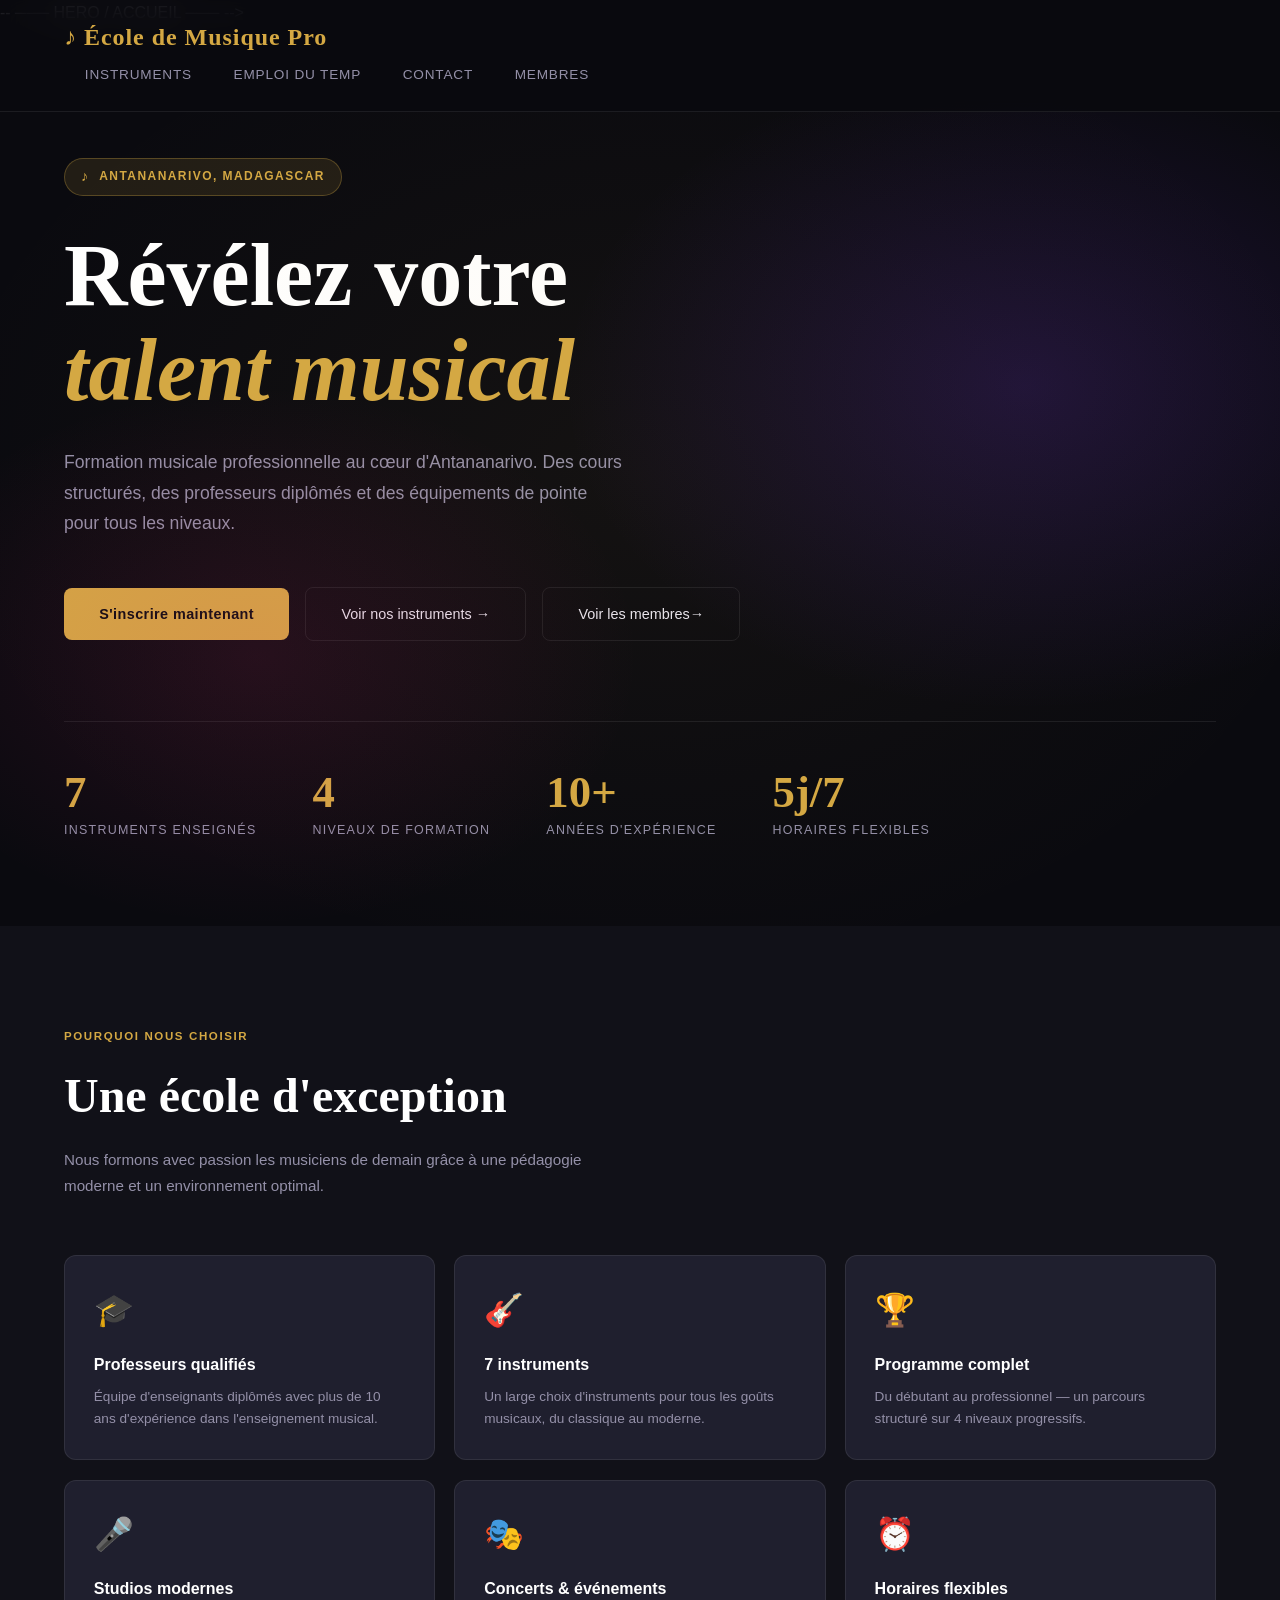
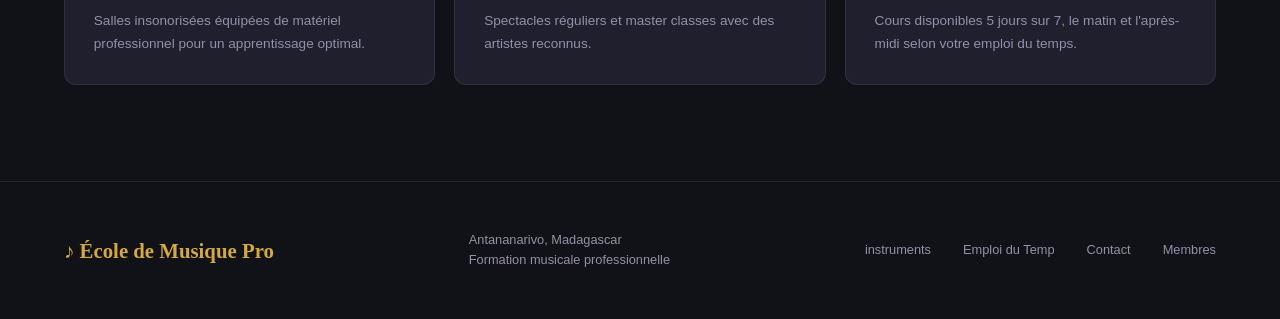
<file: index.html>
<!DOCTYPE html>
<html lang="fr">
<head>
  <meta charset="UTF-8"/>
  <meta name="viewport" content="width=device-width, initial-scale=1.0"/>
  <title>École de Musique Pro — Antananarivo</title>
    <link rel="stylesheet" href="projet/Style.css">
</head>
    <body>
      
    <nav>
        <ul>
  
             <a href="#accueil" class="nav-logo">♪ École de Musique Pro</a>
  <ul class="nav-links">
    <li></li><a href="/Projet-musical-/projet/Menu/Menu.html">instruments</a></li>
    <li></li><a href="/Projet-musical-/projet/emploi-du-temps/emploi-du-temps.html">Emploi du Temp</a></li>
    <li></li><a href="/Projet-musical-/projet/Contact/Contact.html">Contact</a></li>
    <li></li><a href="/Projet-musical-/projet/Membres/Membres.html">Membres</a></li>
    
  </ul>
    </nav>
-- ─── HERO / ACCUEIL ─── -->
<section id="accueil">
  <div class="hero-bg"></div>
  <span class="hero-eyebrow">Antananarivo, Madagascar</span>
  <h1 class="hero-title">Révélez votre<br><em>talent musical</em></h1>
  <p class="hero-sub">Formation musicale professionnelle au cœur d'Antananarivo. Des cours structurés, des professeurs diplômés et des équipements de pointe pour tous les niveaux.</p>
  <div class="hero-actions">
    <a href="/Projet-musical-/projet/Contact/Contact.html" class="btn-gold">S'inscrire maintenant</a>
    <a href="/Projet-musical-/projet/Menu/Menu.html" class="btn-ghost">Voir nos instruments →</a>
        <a href="/Projet-musical-/projet/Membres/Membres.html" class="btn-ghost">Voir les membres→</a>
  </div>
  <div class="hero-stats">
    <div>
      <span class="hero-stat-num">7</span>
      <span class="hero-stat-label">Instruments enseignés</span>
    </div>
    <div>
      <span class="hero-stat-num">4</span>
      <span class="hero-stat-label">Niveaux de formation</span>
    </div>
    <div>
      <span class="hero-stat-num">10+</span>
      <span class="hero-stat-label">Années d'expérience</span>
    </div>
    <div>
      <span class="hero-stat-num">5j/7</span>
      <span class="hero-stat-label">Horaires flexibles</span>
    </div>
  </div>
</section>

<!-- ─── POINTS FORTS ─── -->
<section class="section section-dark">
  <span class="section-tag">Pourquoi nous choisir</span>
  <h2 class="section-title">Une école d'exception</h2>
  <p class="section-sub">Nous formons avec passion les musiciens de demain grâce à une pédagogie moderne et un environnement optimal.</p>
  <div class="features-grid">
    <div class="feature-card">
      <div class="feature-icon">🎓</div>
      <h3>Professeurs qualifiés</h3>
      <p>Équipe d'enseignants diplômés avec plus de 10 ans d'expérience dans l'enseignement musical.</p>
    </div>
    <div class="feature-card">
      <div class="feature-icon">🎸</div>
      <h3>7 instruments</h3>
      <p>Un large choix d'instruments pour tous les goûts musicaux, du classique au moderne.</p>
    </div>
    <div class="feature-card">
      <div class="feature-icon">🏆</div>
      <h3>Programme complet</h3>
      <p>Du débutant au professionnel — un parcours structuré sur 4 niveaux progressifs.</p>
    </div>
    <div class="feature-card">
      <div class="feature-icon">🎤</div>
      <h3>Studios modernes</h3>
      <p>Salles insonorisées équipées de matériel professionnel pour un apprentissage optimal.</p>
    </div>
    <div class="feature-card">
      <div class="feature-icon">🎭</div>
      <h3>Concerts & événements</h3>
      <p>Spectacles réguliers et master classes avec des artistes reconnus.</p>
    </div>
    <div class="feature-card">
      <div class="feature-icon">⏰</div>
      <h3>Horaires flexibles</h3>
      <p>Cours disponibles 5 jours sur 7, le matin et l'après-midi selon votre emploi du temps.</p>
    </div>
  </div>
</section>
<!-- ─── FOOTER ─── -->
<footer>
  <div class="footer-brand">♪ École de Musique Pro</div>
  <div class="footer-text">
    Antananarivo, Madagascar<br>
    Formation musicale professionnelle
  </div>
  <div class="footer-links">
    <a href="/Projet-musical-/projet/Menu/Menu.html">instruments</a>
    <a href="/Projet-musical-/projet/emploi-du-temps/emploi-du-temps.html">Emploi du Temp</a>
    <a href="/Projet-musical-/projet/Contact/Contact.html">Contact</a>
        <a href="/Projet-musical-/projet/Membres/Membres.html">Membres</a>
    
  </div>
</footer>

</body>
</html>
</file>
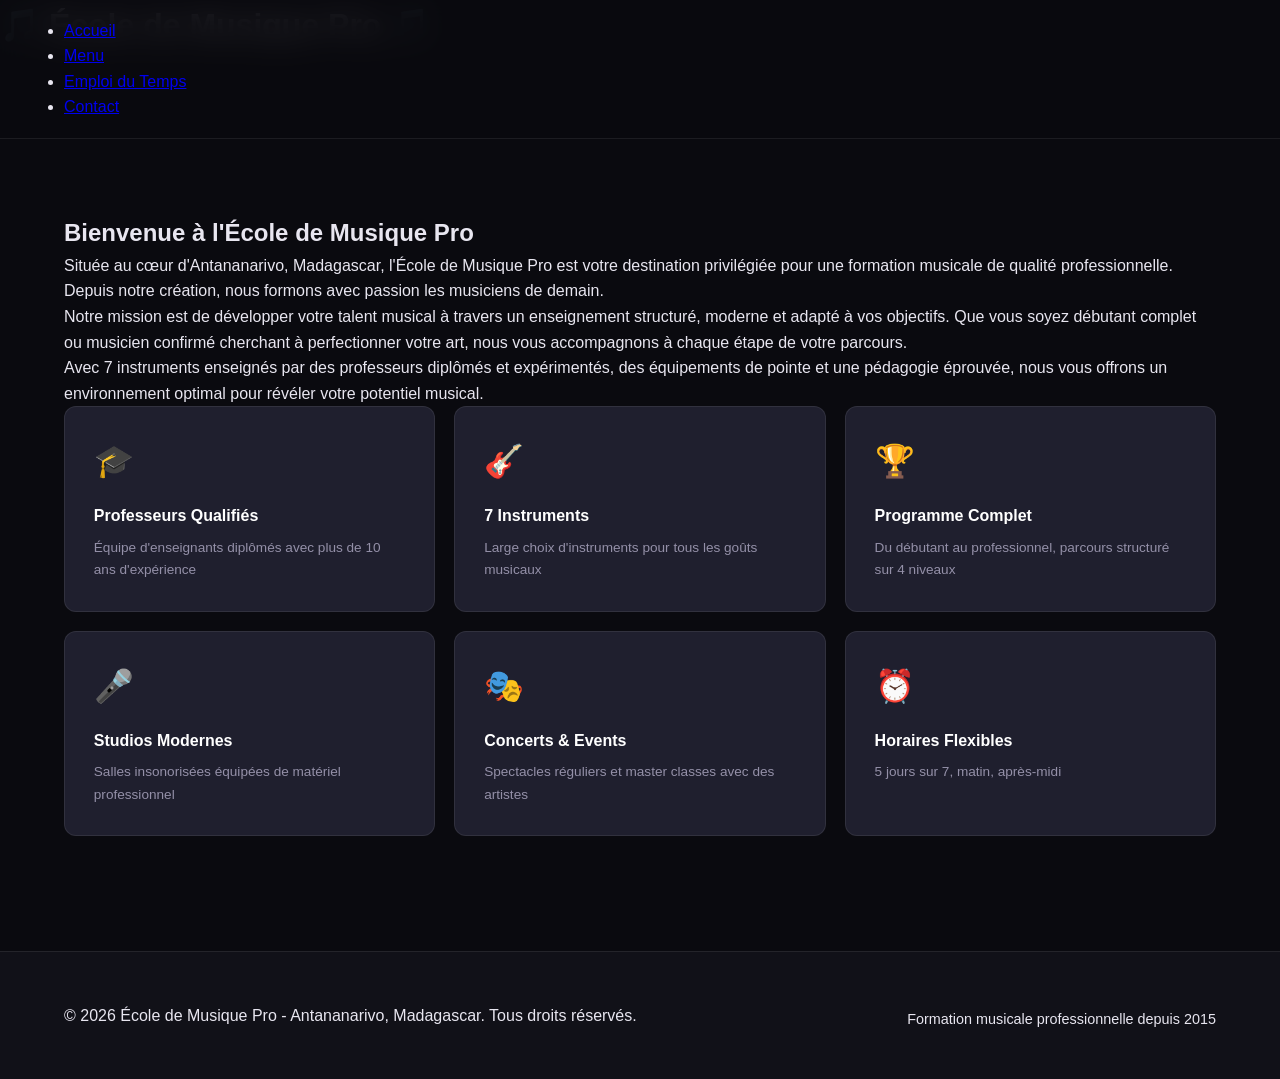
<file: projet/Index.html>
<!DOCTYPE html>
<html lang="fr">
  <head>
    <meta charset="UTF-8">
    <meta name="viewport" content="width=device-width, initial-scale=1.0">
    <title>École de Musique Pro - Formation Musicale Professionnelle</title>
    <link rel="stylesheet" href="Style.css">
</head>
    <body>
    <header>
        <h1>🎵 École de Musique Pro 🎵</h1>
    </header>

    <nav>
        <ul>
            <li><a href="/Index.html">Accueil</a></li>
            <li><a href="/Menu/Menu.html">Menu</a></li>
            <li><a href="/emploi-du-temps/emploi-du-temps.html">Emploi du Temps</a></li>
            <li><a href="/Contact/Contact.html">Contact</a></li>
        </ul>
    </nav>

    <div class="container">
 
        <section id="accueil">
            <h2>Bienvenue à l'École de Musique Pro</h2>
            <div class="intro-text">
                <p>
                    Située au cœur d'<span class="highlight">Antananarivo, Madagascar</span>, l'École de Musique Pro est votre destination privilégiée pour une formation musicale de qualité professionnelle. Depuis notre création, nous formons avec passion les musiciens de demain.
                </p>
                <p>
                    Notre mission est de <span class="highlight">développer votre talent musical</span> à travers un enseignement structuré, moderne et adapté à vos objectifs. Que vous soyez débutant complet ou musicien confirmé cherchant à perfectionner votre art, nous vous accompagnons à chaque étape de votre parcours.
                </p>
                <p>
                    Avec <span class="highlight">7 instruments enseignés</span> par des professeurs diplômés et expérimentés, des équipements de pointe et une pédagogie éprouvée, nous vous offrons un environnement optimal pour révéler votre potentiel musical.
                </p>
            </div>

            <div class="features-grid">
                <div class="feature-card">
                    <div class="feature-icon">🎓</div>
                    <h3>Professeurs Qualifiés</h3>
                    <p>Équipe d'enseignants diplômés avec plus de 10 ans d'expérience</p>
                </div>
                <div class="feature-card">
                    <div class="feature-icon">🎸</div>
                    <h3>7 Instruments</h3>
                    <p>Large choix d'instruments pour tous les goûts musicaux</p>
                </div>
                <div class="feature-card">
                    <div class="feature-icon">🏆</div>
                    <h3>Programme Complet</h3>
                    <p>Du débutant au professionnel, parcours structuré sur 4 niveaux</p>
                </div>
                <div class="feature-card">
                    <div class="feature-icon">🎤</div>
                    <h3>Studios Modernes</h3>
                    <p>Salles insonorisées équipées de matériel professionnel</p>
                </div>
                <div class="feature-card">
                    <div class="feature-icon">🎭</div>
                    <h3>Concerts & Events</h3>
                    <p>Spectacles réguliers et master classes avec des artistes</p>
                </div>
                <div class="feature-card">
                    <div class="feature-icon">⏰</div>
                    <h3>Horaires Flexibles</h3>
                    <p>5 jours sur 7, matin, après-midi</p>
                </div>
            </div>
        </section>
    </div>
 </body>
</html>
        
     <footer>
        <p>&copy; 2026 École de Musique Pro - Antananarivo, Madagascar. Tous droits réservés.</p>
        <p style="margin-top: 0.5rem; font-size: 0.9rem;">Formation musicale professionnelle depuis 2015</p>
     </footer>
</file>
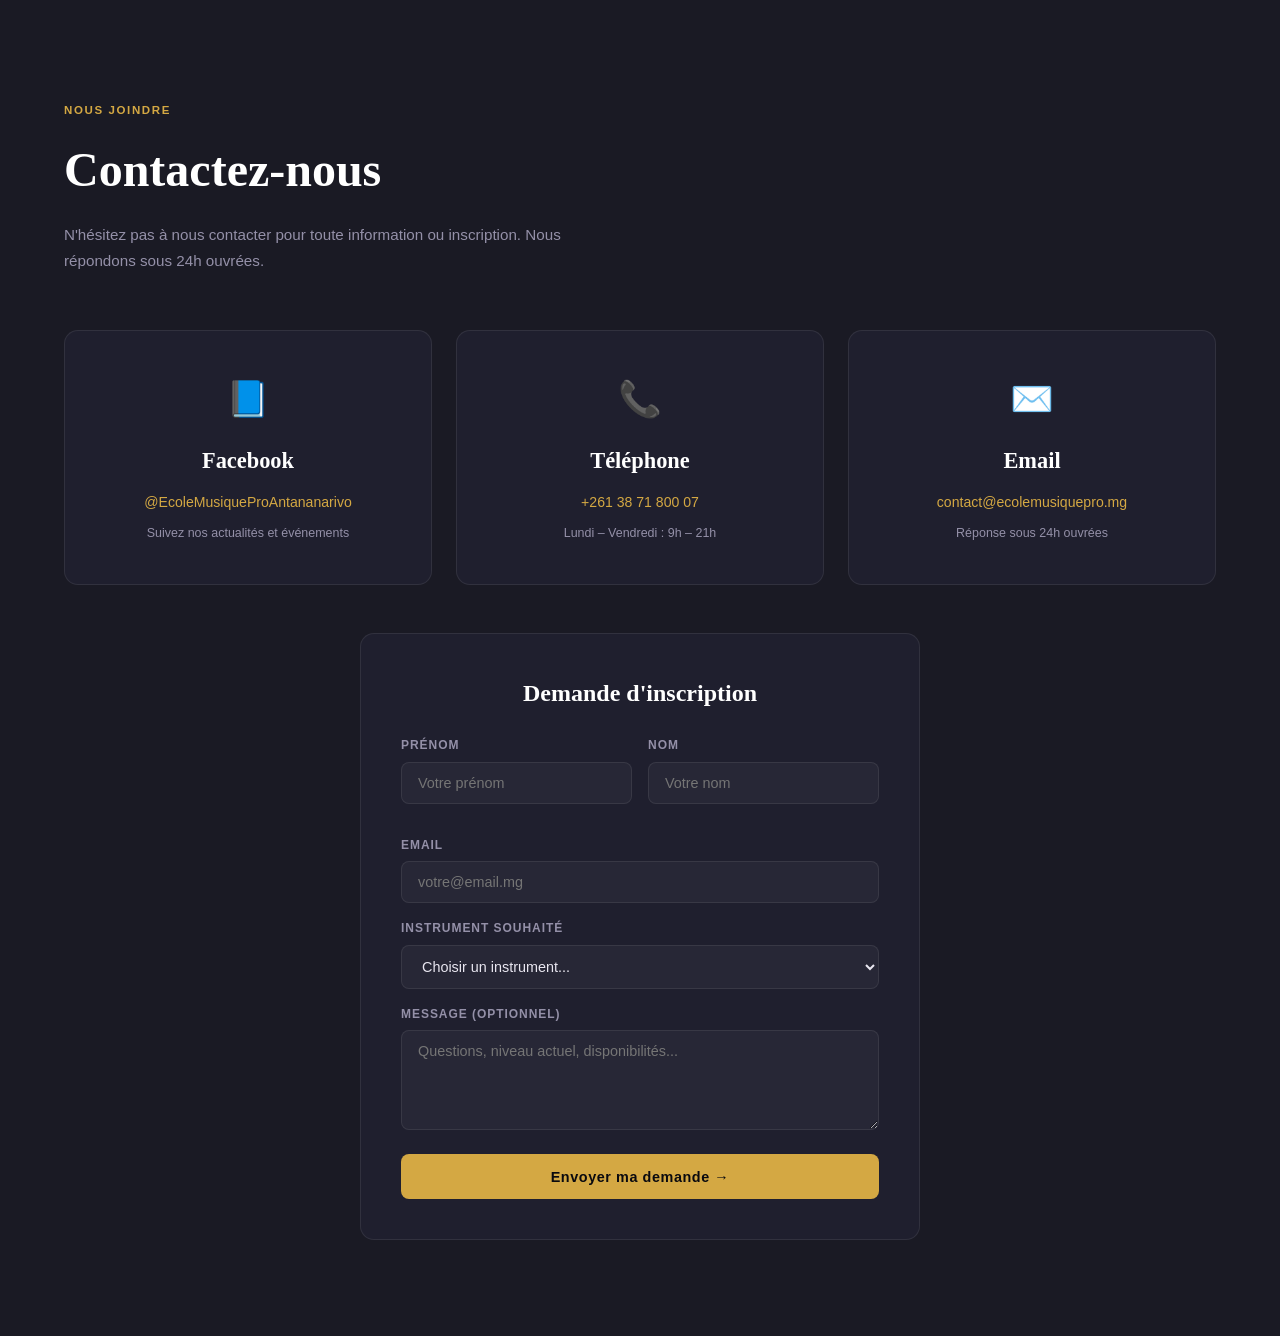
<file: projet/Contact/Contact.html>
<!DOCTYPE html>
  <html lang="fr">
    <head>
      <meta charset="UTF-8">
      <meta name="viewport" content="width=device-width, initial-scale=1.0">
      <title>École de Musique Pro - Formation Musicale Professionnelle</title>
      <link rel="stylesheet" href="Contact.css">
    </head>
        <section class="section section-alt" id="contact">
  <span class="section-tag">Nous joindre</span>
  <h2 class="section-title">Contactez-nous</h2>
  <p class="section-sub">N'hésitez pas à nous contacter pour toute information ou inscription. Nous répondons sous 24h ouvrées.</p>

  <div class="contact-grid">
    <div class="contact-card">
      <span class="contact-icon">📘</span>
      <h3>Facebook</h3>
      <p><a href="https://www.facebook.com/lovakely.mahafinaritra" target="_blank">@EcoleMusiqueProAntananarivo</a></p>
      <span class="contact-note">Suivez nos actualités et événements</span>
    </div>
    <div class="contact-card">
      <span class="contact-icon">📞</span>
      <h3>Téléphone</h3>
      <p><a href="tel:+261387180007">+261 38 71 800 07</a></p>
      <span class="contact-note">Lundi – Vendredi : 9h – 21h</span>
    </div>
    <div class="contact-card">
      <span class="contact-icon">✉️</span>
      <h3>Email</h3>
      <p><a href="mailto:contact@ecolemusiquepro.mg">contact@ecolemusiquepro.mg</a></p>
      <span class="contact-note">Réponse sous 24h ouvrées</span>
    </div>
  </div>

  <div class="contact-form-wrap">
    <h3>Demande d'inscription</h3>
    <div class="form-row">
      <div class="form-group">
        <label>Prénom</label>
        <input type="text" placeholder="Votre prénom"/>
      </div>
      <div class="form-group">
        <label>Nom</label>
        <input type="text" placeholder="Votre nom"/>
      </div>
    </div>
    <div class="form-group">
      <label>Email</label>
      <input type="email" placeholder="votre@email.mg"/>
    </div>
    <div class="form-group">
      <label>Instrument souhaité</label>
      <select>
        <option value="">Choisir un instrument...</option>
        <option>Batterie</option>
        <option>Clavier / Piano</option>
        <option>Guitare Électrique</option>
        <option>Guitare Basse</option>
        <option>Percussion</option>
        <option>Saxophone</option>
        <option>Violon</option>
      </select>
    </div>
    <div class="form-group">
      <label>Message (optionnel)</label>
      <textarea placeholder="Questions, niveau actuel, disponibilités..."></textarea>
    </div>
    <button class="btn-submit">Envoyer ma demande →</button>

  </div>
</section>
  </html>
</file>
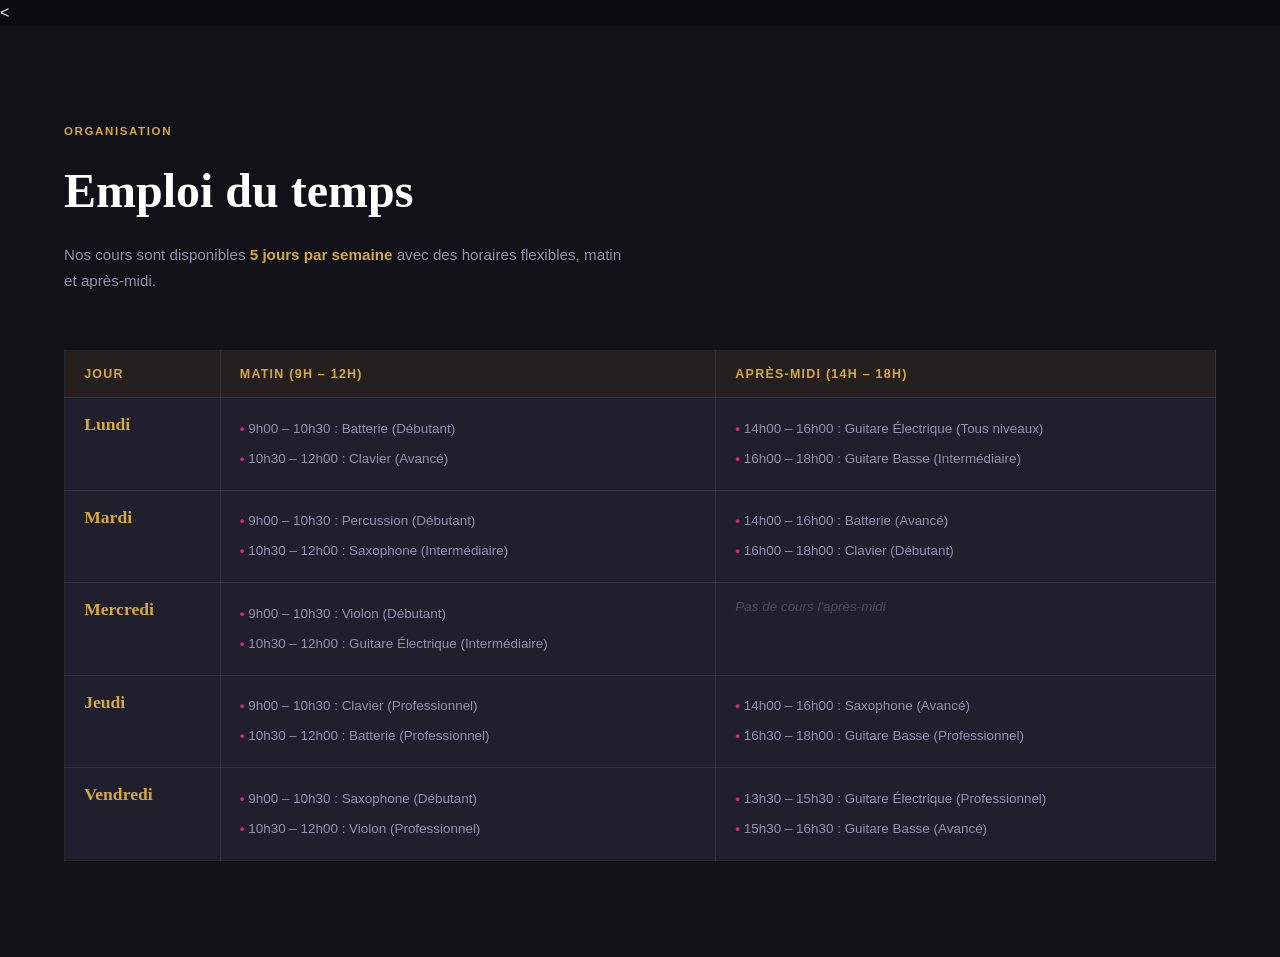
<file: projet/emploi-du-temps/emploi-du-temps.html>
<<!DOCTYPE html>
<html lang="fr">
  <head>
    <meta charset="UTF-8">
    <meta name="viewport" content="width=device-width, initial-scale=1.0">
    <title>École de Musique Pro - Formation Musicale Professionnelle</title>
    <link rel="stylesheet" href="emploi-du-temps.css">
        <section class="section section-dark" id="horaires">
  <span class="section-tag">Organisation</span>
  <h2 class="section-title">Emploi du temps</h2>
  <p class="section-sub">Nos cours sont disponibles <strong style="color:var(--gold)">5 jours par semaine</strong> avec des horaires flexibles, matin et après-midi.</p>
  <div class="schedule-wrapper">
    <table class="schedule-table">
      <thead>
        <tr>
          <th>Jour</th>
          <th>Matin (9h – 12h)</th>
          <th>Après-midi (14h – 18h)</th>
        </tr>
      </thead>
      <tbody>
        <tr>
          <td>Lundi</td>
          <td>
            <ul class="activity-list">
              <li>9h00 – 10h30 : Batterie (Débutant)</li>
              <li>10h30 – 12h00 : Clavier (Avancé)</li>
            </ul>
          </td>
          <td>
            <ul class="activity-list">
              <li>14h00 – 16h00 : Guitare Électrique (Tous niveaux)</li>
              <li>16h00 – 18h00 : Guitare Basse (Intermédiaire)</li>
            </ul>
          </td>
        </tr>
        <tr>
          <td>Mardi</td>
          <td>
            <ul class="activity-list">
              <li>9h00 – 10h30 : Percussion (Débutant)</li>
              <li>10h30 – 12h00 : Saxophone (Intermédiaire)</li>
            </ul>
          </td>
          <td>
            <ul class="activity-list">
              <li>14h00 – 16h00 : Batterie (Avancé)</li>
              <li>16h00 – 18h00 : Clavier (Débutant)</li>
            </ul>
          </td>
        </tr>
        <tr>
          <td>Mercredi</td>
          <td>
            <ul class="activity-list">
              <li>9h00 – 10h30 : Violon (Débutant)</li>
              <li>10h30 – 12h00 : Guitare Électrique (Intermédiaire)</li>
            </ul>
          </td>
          <td><span class="no-class">Pas de cours l'après-midi</span></td>
        </tr>
        <tr>
          <td>Jeudi</td>
          <td>
            <ul class="activity-list">
              <li>9h00 – 10h30 : Clavier (Professionnel)</li>
              <li>10h30 – 12h00 : Batterie (Professionnel)</li>
            </ul>
          </td>
          <td>
            <ul class="activity-list">
              <li>14h00 – 16h00 : Saxophone (Avancé)</li>
              <li>16h30 – 18h00 : Guitare Basse (Professionnel)</li>
            </ul>
          </td>
        </tr>
        <tr>
          <td>Vendredi</td>
          <td>
            <ul class="activity-list">
              <li>9h00 – 10h30 : Saxophone (Débutant)</li>
              <li>10h30 – 12h00 : Violon (Professionnel)</li>
            </ul>
          </td>
          <td>
            <ul class="activity-list">
              <li>13h30 – 15h30 : Guitare Électrique (Professionnel)</li>
              <li>15h30 – 16h30 : Guitare Basse (Avancé)</li>
            </div>
            </ul>
          </td>
        </tr>
      </tbody>
    </table>
  </div>
</section>
</head>
</html>
</file>
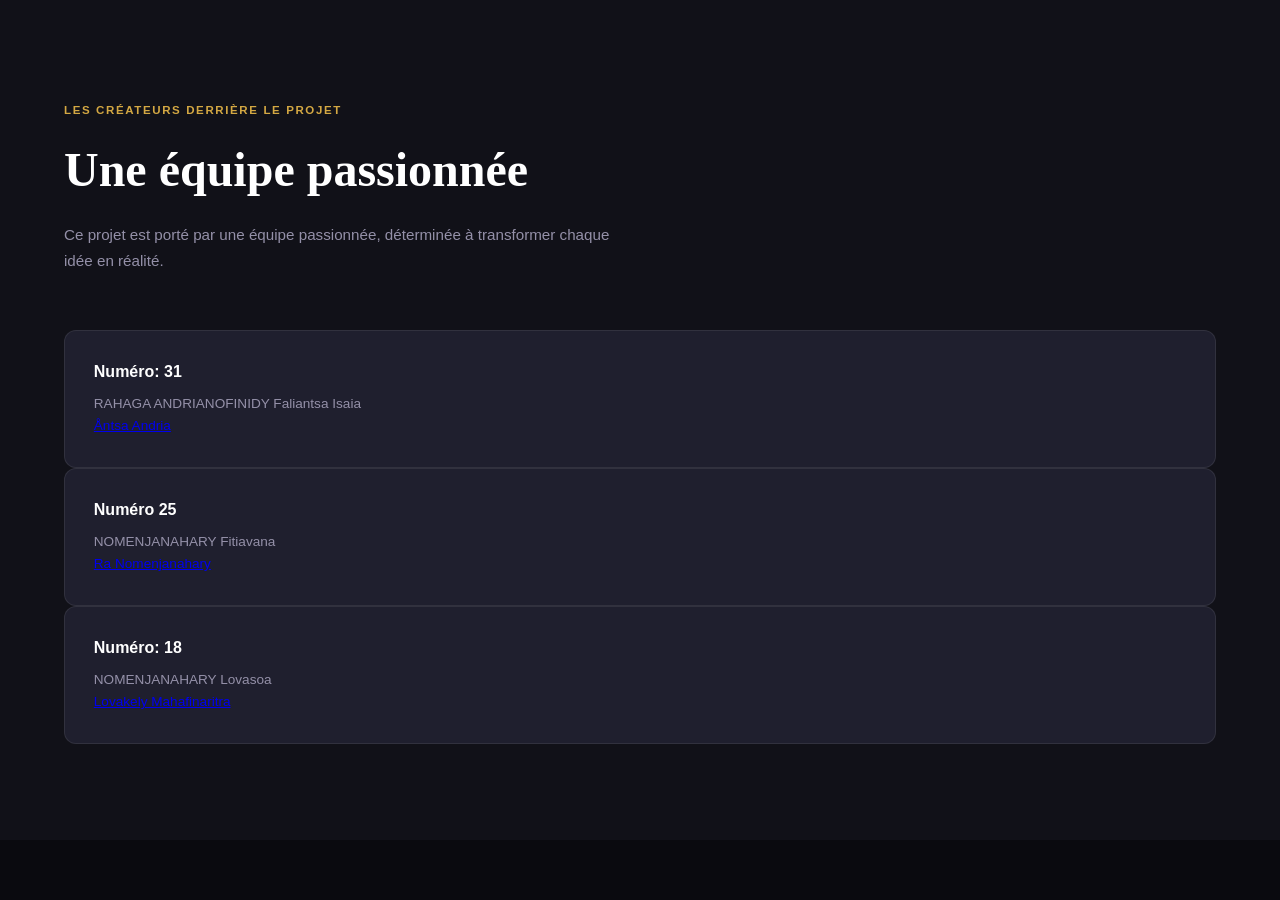
<file: projet/Membres/Membres.html>
<!DOCTYPE html>
<html lang="fr">
  <head>
    <meta charset="UTF-8">
    <meta name="viewport" content="width=device-width, initial-scale=1.0">
    <title>École de Musique Pro - Formation Musicale Professionnelle</title>
    <link rel="stylesheet" href="Membres.css">
</head>
  <body>
    <section class="section section-dark">
  <span class="section-tag">Les créateurs derrière le projet </span>
  <h2 class="section-title">Une équipe passionnée</h2>
  <p class="section-sub">Ce projet est porté par une équipe passionnée, déterminée à transformer chaque idée en réalité.</p>
 
    </div>
    <div class="feature-card">
      <h3>Numéro: 31</h3>
      <p>RAHAGA ANDRIANOFINIDY Faliantsa Isaia</p>
            <p><a href="https://www.facebook.com/antsa.andria.996169" target="_blank">Åntsa Andria</a></p>
    </div>
    <div class="feature-card">
      <h3>Numéro 25</h3>
      <p>NOMENJANAHARY Fitiavana</p>
            <p><a href="https://www.facebook.com/profile.php?id=100069619782968" target="_blank">Ra Nomenjanahary</a></p>
    </div>
    <div class="feature-card">
      <h3>Numéro: 18</h3>
      <p>NOMENJANAHARY Lovasoa</p>
            <p><a href="https://www.facebook.com/lovakely.mahafinaritra" target="_blank">Lovakely Mahafinaritra</a></p>

    </div>
  </div>
</section>
  </body>
</html>
</file>
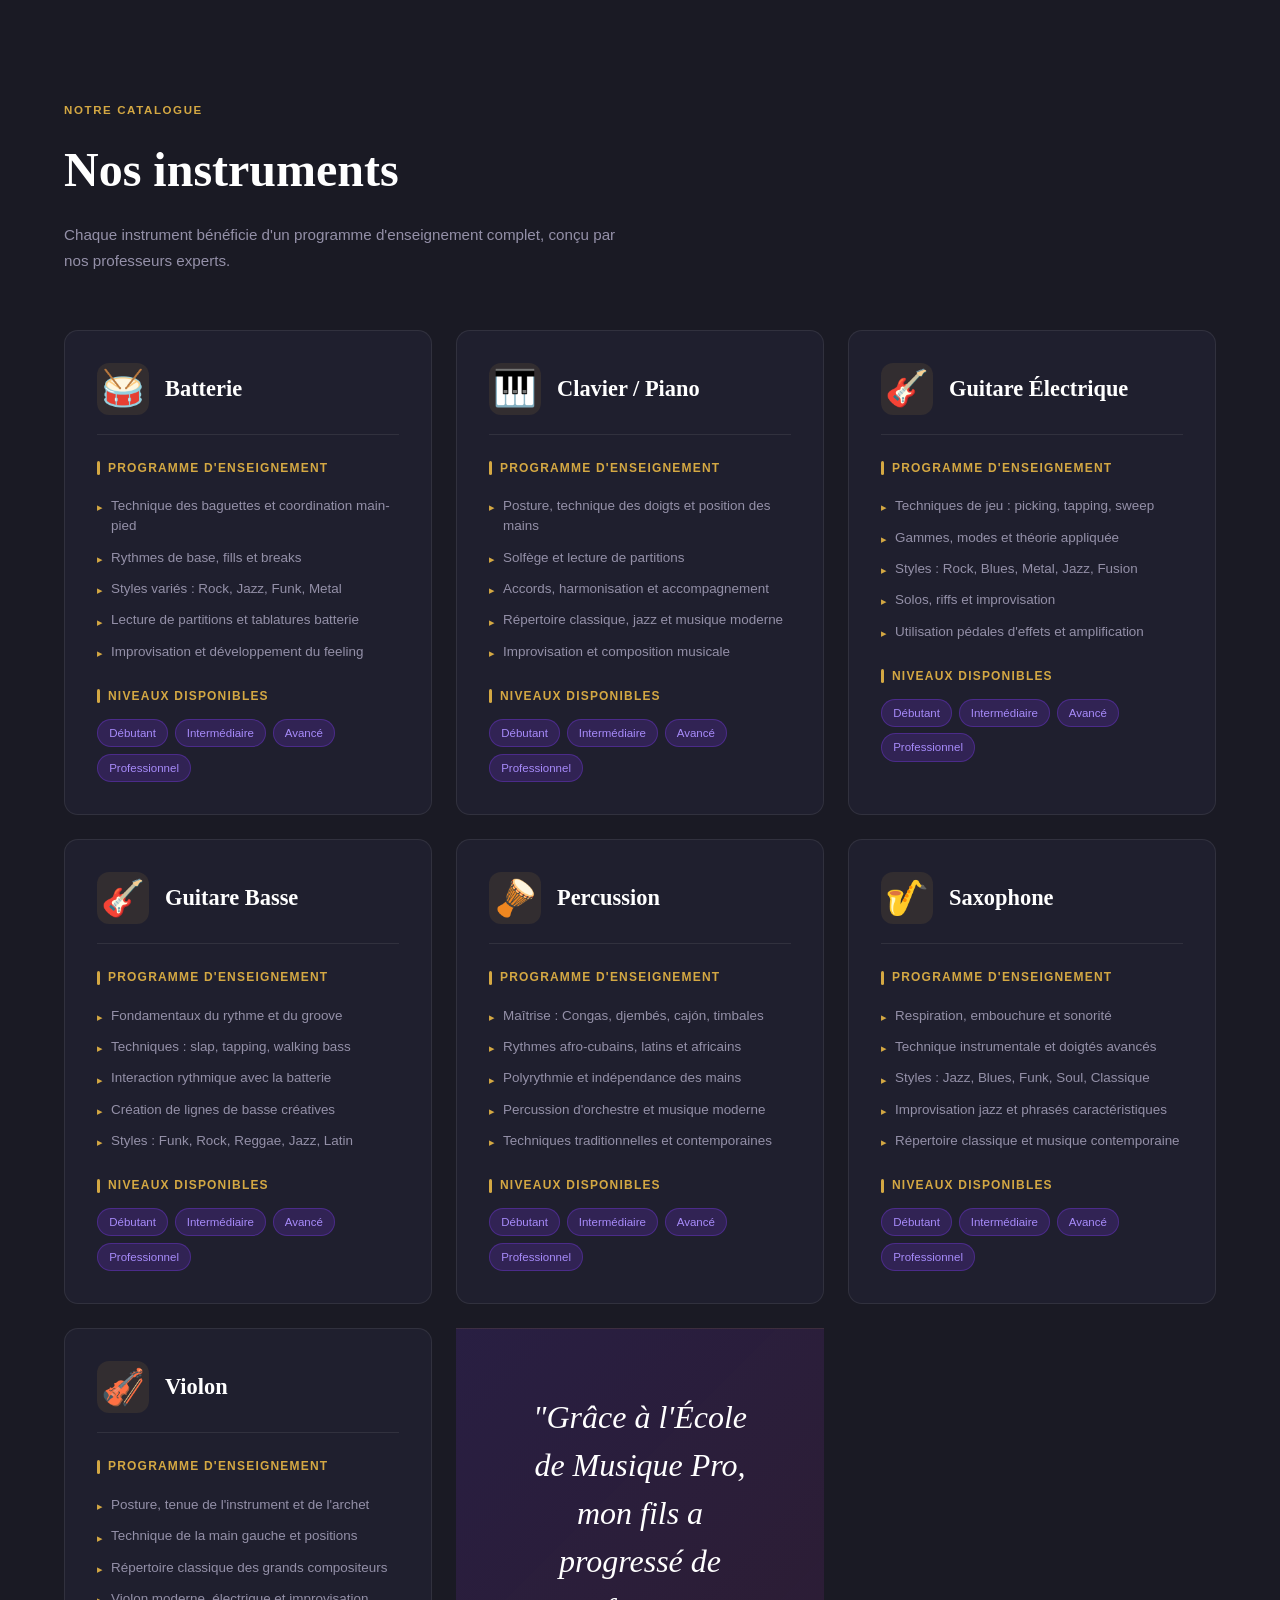
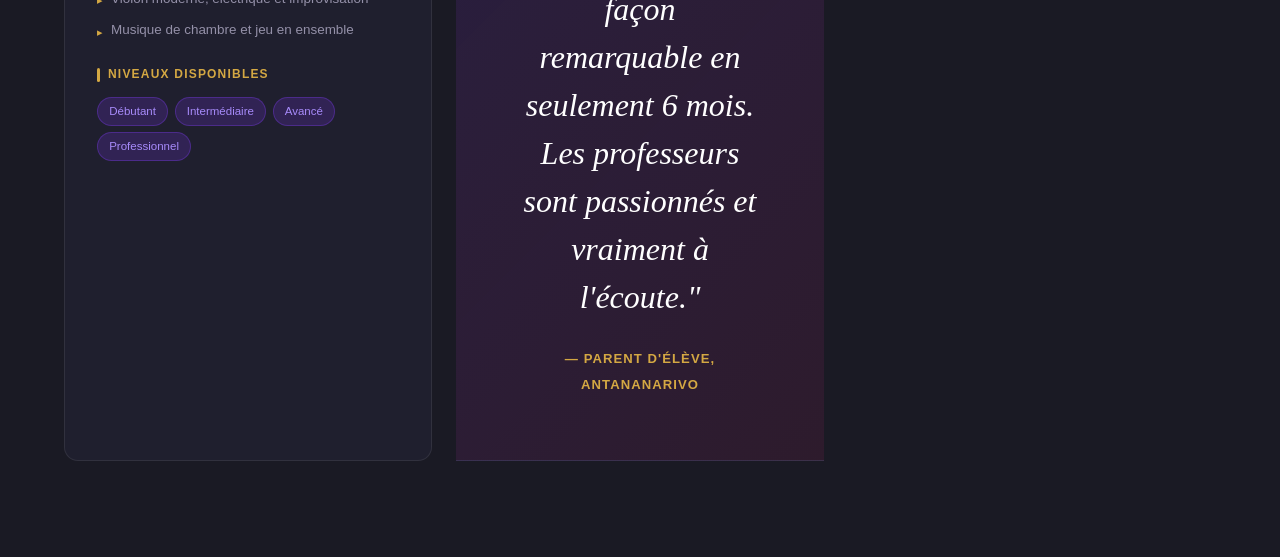
<file: projet/Menu/Menu.html>
<!DOCTYPE html>
<html lang="fr">
  <head>
    <meta charset="UTF-8">
    <meta name="viewport" content="width=device-width, initial-scale=1.0">
    <title>École de Musique Pro - Formation Musicale Professionnelle</title>
    <link rel="stylesheet" href="Menu.css">
</head>
    <body>
<!-- ─── INSTRUMENTS ─── -->
    <section class="section section-alt" id="instruments">
  <span class="section-tag">Notre catalogue</span>
  <h2 class="section-title">Nos instruments</h2>
  <p class="section-sub">Chaque instrument bénéficie d'un programme d'enseignement complet, conçu par nos professeurs experts.</p>
  <div class="instruments-grid">

    <div class="instrument-card">
      <div class="instrument-header">
        <div class="instrument-icon">🥁</div>
        <h3>Batterie</h3>
      </div>
      <div class="program-section">
        <h4>Programme d'enseignement</h4>
        <ul>
          <li>Technique des baguettes et coordination main-pied</li>
          <li>Rythmes de base, fills et breaks</li>
          <li>Styles variés : Rock, Jazz, Funk, Metal</li>
          <li>Lecture de partitions et tablatures batterie</li>
          <li>Improvisation et développement du feeling</li>
        </ul>
      </div>
      <div class="program-section">
        <h4>Niveaux disponibles</h4>
        <div class="levels-row">
          <span class="level-badge">Débutant</span>
          <span class="level-badge">Intermédiaire</span>
          <span class="level-badge">Avancé</span>
          <span class="level-badge">Professionnel</span>
        </div>
      </div>
    </div>

    <div class="instrument-card">
      <div class="instrument-header">
        <div class="instrument-icon">🎹</div>
        <h3>Clavier / Piano</h3>
      </div>
      <div class="program-section">
        <h4>Programme d'enseignement</h4>
        <ul>
          <li>Posture, technique des doigts et position des mains</li>
          <li>Solfège et lecture de partitions</li>
          <li>Accords, harmonisation et accompagnement</li>
          <li>Répertoire classique, jazz et musique moderne</li>
          <li>Improvisation et composition musicale</li>
        </ul>
      </div>
      <div class="program-section">
        <h4>Niveaux disponibles</h4>
        <div class="levels-row">
          <span class="level-badge">Débutant</span>
          <span class="level-badge">Intermédiaire</span>
          <span class="level-badge">Avancé</span>
          <span class="level-badge">Professionnel</span>
        </div>
      </div>
    </div>

    <div class="instrument-card">
      <div class="instrument-header">
        <div class="instrument-icon">🎸</div>
        <h3>Guitare Électrique</h3>
      </div>
      <div class="program-section">
        <h4>Programme d'enseignement</h4>
        <ul>
          <li>Techniques de jeu : picking, tapping, sweep</li>
          <li>Gammes, modes et théorie appliquée</li>
          <li>Styles : Rock, Blues, Metal, Jazz, Fusion</li>
          <li>Solos, riffs et improvisation</li>
          <li>Utilisation pédales d'effets et amplification</li>
        </ul>
      </div>
      <div class="program-section">
        <h4>Niveaux disponibles</h4>
        <div class="levels-row">
          <span class="level-badge">Débutant</span>
          <span class="level-badge">Intermédiaire</span>
          <span class="level-badge">Avancé</span>
          <span class="level-badge">Professionnel</span>
        </div>
      </div>
    </div>

    <div class="instrument-card">
      <div class="instrument-header">
        <div class="instrument-icon">🎸</div>
        <h3>Guitare Basse</h3>
      </div>
      <div class="program-section">
        <h4>Programme d'enseignement</h4>
        <ul>
          <li>Fondamentaux du rythme et du groove</li>
          <li>Techniques : slap, tapping, walking bass</li>
          <li>Interaction rythmique avec la batterie</li>
          <li>Création de lignes de basse créatives</li>
          <li>Styles : Funk, Rock, Reggae, Jazz, Latin</li>
        </ul>
      </div>
      <div class="program-section">
        <h4>Niveaux disponibles</h4>
        <div class="levels-row">
          <span class="level-badge">Débutant</span>
          <span class="level-badge">Intermédiaire</span>
          <span class="level-badge">Avancé</span>
          <span class="level-badge">Professionnel</span>
        </div>
      </div>
    </div>

    <div class="instrument-card">
      <div class="instrument-header">
        <div class="instrument-icon">🪘</div>
        <h3>Percussion</h3>
      </div>
      <div class="program-section">
        <h4>Programme d'enseignement</h4>
        <ul>
          <li>Maîtrise : Congas, djembés, cajón, timbales</li>
          <li>Rythmes afro-cubains, latins et africains</li>
          <li>Polyrythmie et indépendance des mains</li>
          <li>Percussion d'orchestre et musique moderne</li>
          <li>Techniques traditionnelles et contemporaines</li>
        </ul>
      </div>
      <div class="program-section">
        <h4>Niveaux disponibles</h4>
        <div class="levels-row">
          <span class="level-badge">Débutant</span>
          <span class="level-badge">Intermédiaire</span>
          <span class="level-badge">Avancé</span>
          <span class="level-badge">Professionnel</span>
        </div>
      </div>
    </div>

    <div class="instrument-card">
      <div class="instrument-header">
        <div class="instrument-icon">🎷</div>
        <h3>Saxophone</h3>
      </div>
      <div class="program-section">
        <h4>Programme d'enseignement</h4>
        <ul>
          <li>Respiration, embouchure et sonorité</li>
          <li>Technique instrumentale et doigtés avancés</li>
          <li>Styles : Jazz, Blues, Funk, Soul, Classique</li>
          <li>Improvisation jazz et phrasés caractéristiques</li>
          <li>Répertoire classique et musique contemporaine</li>
        </ul>
      </div>
      <div class="program-section">
        <h4>Niveaux disponibles</h4>
        <div class="levels-row">
          <span class="level-badge">Débutant</span>
          <span class="level-badge">Intermédiaire</span>
          <span class="level-badge">Avancé</span>
          <span class="level-badge">Professionnel</span>
        </div>
      </div>
    </div>

    <div class="instrument-card">
      <div class="instrument-header">
        <div class="instrument-icon">🎻</div>
        <h3>Violon</h3>
      </div>
      <div class="program-section">
        <h4>Programme d'enseignement</h4>
        <ul>
          <li>Posture, tenue de l'instrument et de l'archet</li>
          <li>Technique de la main gauche et positions</li>
          <li>Répertoire classique des grands compositeurs</li>
          <li>Violon moderne, électrique et improvisation</li>
          <li>Musique de chambre et jeu en ensemble</li>
        </ul>
      </div>
      <div class="program-section">
        <h4>Niveaux disponibles</h4>
        <div class="levels-row">
          <span class="level-badge">Débutant</span>
          <span class="level-badge">Intermédiaire</span>
          <span class="level-badge">Avancé</span>
          <span class="level-badge">Professionnel</span>
        </div>
      </div>
    </div>
    <div class="testimonial-strip">
  <p class="testimonial-quote">"Grâce à l'École de Musique Pro, mon fils a progressé de façon remarquable en seulement 6 mois. Les professeurs sont passionnés et vraiment à l'écoute."</p>
  <span class="testimonial-author">— Parent d'élève, Antananarivo</span>
</div>

  </div>
</section>
</div>
  </body>
</html>
</file>
<file: projet/Style.css>
*, *::before, *::after { box-sizing: border-box; margin: 0; padding: 0; }

    :root {
      --black:   #0a0a0f;
      --deep:    #111118;
      --surface: #1a1a24;
      --card:    #1f1f2e;
      --border:  rgba(255,255,255,0.08);
      --gold:    #d4a843;
      --gold2:   #f0c060;
      --purple:  #7c3aed;
      --pink:    #db2777;
      --text:    #e8e6f0;
      --muted:   #9490a8;
    }

    html { scroll-behavior: smooth; }

    body {
      font-family: 'Outfit', sans-serif;
      background: var(--black);
      color: var(--text);
      line-height: 1.6;
    }

    /* ─── NAV ─── */
    nav {
      position: fixed;
      top: 0; left: 0; right: 0;
      z-index: 999;
      display: flex;
      align-items: center;
      justify-content: space-between;
      padding: 1.1rem 4rem;
      background: rgba(10,10,15,0.85);
      backdrop-filter: blur(16px);
      border-bottom: 1px solid var(--border);
    }

    .nav-logo {
      font-family: 'Cormorant Garamond', serif;
      font-size: 1.5rem;
      font-weight: 700;
      color: var(--gold);
      letter-spacing: 0.04em;
      text-decoration: none;
    }

    .nav-links {
      display: flex;
      list-style: none;
      gap: 0.3rem;
      align-items: center;
    }

    .nav-links a {
      text-decoration: none;
      color: var(--muted);
      font-size: 0.85rem;
      font-weight: 500;
      letter-spacing: 0.06em;
      text-transform: uppercase;
      padding: 0.5rem 1rem;
      border-radius: 6px;
      transition: color 0.2s, background 0.2s;
    }

    .nav-links a:hover { color: var(--text); background: rgba(255,255,255,0.06); }

    .nav-cta {
      background: var(--gold) !important;
      color: var(--black) !important;
      border-radius: 6px !important;
      font-weight: 600 !important;
      padding: 0.5rem 1.3rem !important;
      transition: background 0.2s !important;
    }
    .nav-cta:hover { background: var(--gold2) !important; }

    /* ─── HERO ─── */
    #accueil {
      min-height: 100vh;
      display: flex;
      flex-direction: column;
      justify-content: center;
      padding: 8rem 4rem 5rem;
      position: relative;
      overflow: hidden;
    }

    .hero-bg {
      position: absolute;
      inset: 0;
      background:
        radial-gradient(ellipse 60% 60% at 80% 40%, rgba(124,58,237,0.18) 0%, transparent 60%),
        radial-gradient(ellipse 50% 50% at 20% 70%, rgba(219,39,119,0.12) 0%, transparent 60%),
        radial-gradient(ellipse 80% 80% at 50% 50%, rgba(212,168,67,0.05) 0%, transparent 70%);
      pointer-events: none;
    }

    .hero-eyebrow {
      display: inline-flex;
      align-items: center;
      gap: 0.6rem;
      background: rgba(212,168,67,0.12);
      border: 1px solid rgba(212,168,67,0.3);
      color: var(--gold);
      font-size: 0.75rem;
      font-weight: 600;
      letter-spacing: 0.12em;
      text-transform: uppercase;
      padding: 0.4rem 1rem;
      border-radius: 2rem;
      margin-bottom: 2rem;
      width: fit-content;
    }

    .hero-eyebrow::before { content: "♪"; font-size: 0.9rem; }

    .hero-title {
      font-family: 'Cormorant Garamond', serif;
      font-size: clamp(3rem, 7vw, 5.5rem);
      font-weight: 700;
      line-height: 1.08;
      max-width: 800px;
      margin-bottom: 1.8rem;
      color: #fff;
    }

    .hero-title em {
      font-style: italic;
      color: var(--gold);
    }

    .hero-sub {
      font-size: 1.1rem;
      color: var(--muted);
      max-width: 560px;
      line-height: 1.75;
      margin-bottom: 3rem;
    }

    .hero-actions {
      display: flex;
      gap: 1rem;
      align-items: center;
      flex-wrap: wrap;
    }

    .btn-gold {
      background: var(--gold);
      color: var(--black);
      padding: 0.9rem 2.2rem;
      border-radius: 8px;
      font-size: 0.9rem;
      font-weight: 600;
      text-decoration: none;
      letter-spacing: 0.03em;
      transition: background 0.2s, transform 0.2s;
    }
    .btn-gold:hover { background: var(--gold2); transform: translateY(-2px); }

    .btn-ghost {
      border: 1px solid var(--border);
      color: var(--text);
      padding: 0.9rem 2.2rem;
      border-radius: 8px;
      font-size: 0.9rem;
      font-weight: 500;
      text-decoration: none;
      transition: border-color 0.2s, transform 0.2s;
    }
    .btn-ghost:hover { border-color: var(--gold); color: var(--gold); transform: translateY(-2px); }

    .hero-stats {
      display: flex;
      gap: 3.5rem;
      margin-top: 5rem;
      padding-top: 3rem;
      border-top: 1px solid var(--border);
      flex-wrap: wrap;
    }

    .hero-stat-num {
      font-family: 'Cormorant Garamond', serif;
      font-size: 2.8rem;
      font-weight: 700;
      color: var(--gold);
      display: block;
      line-height: 1;
    }

    .hero-stat-label {
      font-size: 0.78rem;
      color: var(--muted);
      letter-spacing: 0.1em;
      text-transform: uppercase;
      margin-top: 0.4rem;
      display: block;
    }

    /* ─── SECTION BASE ─── */
    .section {
      padding: 6rem 4rem;
    }

    .section-dark { background: var(--deep); }
    .section-alt  { background: var(--surface); }

    .section-tag {
      display: inline-block;
      color: var(--gold);
      font-size: 0.72rem;
      font-weight: 600;
      letter-spacing: 0.14em;
      text-transform: uppercase;
      margin-bottom: 0.8rem;
    }

    .section-title {
      font-family: 'Cormorant Garamond', serif;
      font-size: clamp(2rem, 4vw, 3rem);
      font-weight: 700;
      color: #fff;
      margin-bottom: 0.8rem;
    }

    .section-sub {
      color: var(--muted);
      font-size: 0.95rem;
      max-width: 560px;
      margin-bottom: 3.5rem;
      line-height: 1.7;
    }

    /* ─── FEATURES ─── */
    .features-grid {
      display: grid;
      grid-template-columns: repeat(auto-fit, minmax(280px, 1fr));
      gap: 1.2rem;
    }

    .feature-card {
      background: var(--card);
      border: 1px solid var(--border);
      border-radius: 12px;
      padding: 1.8rem;
      transition: border-color 0.25s, transform 0.25s;
    }

    .feature-card:hover {
      border-color: rgba(212,168,67,0.4);
      transform: translateY(-4px);
    }

    .feature-icon {
      font-size: 2rem;
      margin-bottom: 1rem;
    }

    .feature-card h3 {
      font-size: 1rem;
      font-weight: 600;
      color: #fff;
      margin-bottom: 0.5rem;
    }

    .feature-card p {
      font-size: 0.85rem;
      color: var(--muted);
      line-height: 1.65;
    }

    /* ─── INSTRUMENTS ─── */
    .instruments-grid {
      display: grid;
      grid-template-columns: repeat(auto-fit, minmax(320px, 1fr));
      gap: 1.5rem;
    }

    .instrument-card {
      background: var(--card);
      border: 1px solid var(--border);
      border-radius: 14px;
      padding: 2rem;
      transition: border-color 0.25s, transform 0.25s;
    }

    .instrument-card:hover {
      border-color: rgba(212,168,67,0.35);
      transform: translateY(-5px);
    }

    .instrument-header {
      display: flex;
      align-items: center;
      gap: 1rem;
      margin-bottom: 1.5rem;
      padding-bottom: 1.2rem;
      border-bottom: 1px solid var(--border);
    }

    .instrument-icon {
      font-size: 2.2rem;
      width: 52px;
      height: 52px;
      background: rgba(212,168,67,0.1);
      border-radius: 12px;
      display: flex;
      align-items: center;
      justify-content: center;
      flex-shrink: 0;
    }

    .instrument-card h3 {
      font-family: 'Cormorant Garamond', serif;
      font-size: 1.4rem;
      font-weight: 600;
      color: #fff;
    }

    .program-section { margin-top: 1.2rem; }

    .program-section h4 {
      font-size: 0.75rem;
      font-weight: 600;
      color: var(--gold);
      text-transform: uppercase;
      letter-spacing: 0.1em;
      margin-bottom: 0.8rem;
      display: flex;
      align-items: center;
      gap: 0.5rem;
    }

    .program-section h4::before {
      content: '';
      width: 3px;
      height: 14px;
      background: var(--gold);
      border-radius: 2px;
    }

    .program-section ul {
      list-style: none;
      padding: 0;
    }

    .program-section li {
      font-size: 0.84rem;
      color: var(--muted);
      padding: 0.35rem 0;
      display: flex;
      align-items: flex-start;
      gap: 0.5rem;
      line-height: 1.5;
    }

    .program-section li::before {
      content: "▸";
      color: var(--gold);
      font-size: 0.7rem;
      margin-top: 0.2rem;
      flex-shrink: 0;
    }

    .levels-row {
      display: flex;
      flex-wrap: wrap;
      gap: 0.4rem;
      margin-top: 0.8rem;
    }

    .level-badge {
      background: rgba(124,58,237,0.2);
      border: 1px solid rgba(124,58,237,0.35);
      color: #a78bfa;
      padding: 0.25rem 0.7rem;
      border-radius: 2rem;
      font-size: 0.72rem;
      font-weight: 500;
    }

    /* ─── SCHEDULE ─── */
    .schedule-wrapper { overflow-x: auto; margin-top: 1rem; }

    .schedule-table {
      width: 100%;
      min-width: 680px;
      border-collapse: collapse;
    }

    .schedule-table th {
      background: rgba(212,168,67,0.1);
      border: 1px solid var(--border);
      color: var(--gold);
      padding: 1rem 1.2rem;
      font-size: 0.78rem;
      font-weight: 600;
      text-transform: uppercase;
      letter-spacing: 0.1em;
      text-align: left;
    }

    .schedule-table td {
      border: 1px solid var(--border);
      padding: 1rem 1.2rem;
      background: var(--card);
      vertical-align: top;
      font-size: 0.85rem;
      transition: background 0.2s;
    }

    .schedule-table tr:hover td { background: rgba(212,168,67,0.04); }

    .schedule-table td:first-child {
      font-family: 'Cormorant Garamond', serif;
      font-size: 1.1rem;
      font-weight: 600;
      color: var(--gold);
      white-space: nowrap;
    }

    .activity-list {
      list-style: none;
      padding: 0;
    }

    .activity-list li {
      padding: 0.3rem 0;
      color: var(--muted);
      font-size: 0.84rem;
      line-height: 1.5;
    }

    .activity-list li::before {
      content: "• ";
      color: var(--pink);
      font-weight: bold;
    }

    .no-class {
      color: rgba(148,144,168,0.4);
      font-style: italic;
      font-size: 0.84rem;
    }

    /* ─── CONTACT ─── */
    .contact-grid {
      display: grid;
      grid-template-columns: repeat(auto-fit, minmax(260px, 1fr));
      gap: 1.5rem;
    }

    .contact-card {
      background: var(--card);
      border: 1px solid var(--border);
      border-radius: 14px;
      padding: 2.5rem 2rem;
      text-align: center;
      transition: border-color 0.25s, transform 0.25s;
    }

    .contact-card:hover {
      border-color: rgba(212,168,67,0.4);
      transform: translateY(-4px);
    }

    .contact-icon {
      font-size: 2.2rem;
      margin-bottom: 1rem;
      display: block;
    }

    .contact-card h3 {
      font-family: 'Cormorant Garamond', serif;
      font-size: 1.4rem;
      color: #fff;
      margin-bottom: 0.8rem;
    }

    .contact-card p { font-size: 0.88rem; color: var(--muted); }

    .contact-card a {
      color: var(--gold);
      text-decoration: none;
      font-weight: 500;
      transition: color 0.2s;
      word-break: break-all;
    }
    .contact-card a:hover { color: var(--gold2); }

    .contact-note {
      font-size: 0.78rem;
      color: var(--muted);
      margin-top: 0.6rem;
      display: block;
    }

    /* ─── FORM ─── */
    .contact-form-wrap {
      max-width: 560px;
      margin: 3rem auto 0;
      background: var(--card);
      border: 1px solid var(--border);
      border-radius: 14px;
      padding: 2.5rem;
    }

    .contact-form-wrap h3 {
      font-family: 'Cormorant Garamond', serif;
      font-size: 1.5rem;
      color: #fff;
      margin-bottom: 1.5rem;
      text-align: center;
    }

    .form-row {
      display: grid;
      grid-template-columns: 1fr 1fr;
      gap: 1rem;
      margin-bottom: 1rem;
    }

    .form-group { display: flex; flex-direction: column; gap: 0.4rem; margin-bottom: 1rem; }

    .form-group label {
      font-size: 0.75rem;
      font-weight: 600;
      color: var(--muted);
      text-transform: uppercase;
      letter-spacing: 0.08em;
    }

    .form-group input,
    .form-group select,
    .form-group textarea {
      background: rgba(255,255,255,0.04);
      border: 1px solid var(--border);
      border-radius: 8px;
      color: var(--text);
      font-family: 'Outfit', sans-serif;
      font-size: 0.9rem;
      padding: 0.75rem 1rem;
      transition: border-color 0.2s;
      outline: none;
    }

    .form-group input:focus,
    .form-group select:focus,
    .form-group textarea:focus { border-color: var(--gold); }

    .form-group textarea { resize: vertical; min-height: 100px; }

    .form-group select option { background: var(--deep); }

    .btn-submit {
      width: 100%;
      background: var(--gold);
      color: var(--black);
      border: none;
      border-radius: 8px;
      padding: 0.9rem;
      font-family: 'Outfit', sans-serif;
      font-size: 0.9rem;
      font-weight: 700;
      cursor: pointer;
      letter-spacing: 0.04em;
      transition: background 0.2s, transform 0.2s;
      margin-top: 0.5rem;
    }
    .btn-submit:hover { background: var(--gold2); transform: translateY(-1px); }

    /* ─── TESTIMONIAL ─── */
    .testimonial-strip {
      background: linear-gradient(135deg, rgba(124,58,237,0.15), rgba(219,39,119,0.1));
      border-top: 1px solid var(--border);
      border-bottom: 1px solid var(--border);
      padding: 4rem;
      text-align: center;
    }

    .testimonial-quote {
      font-family: 'Cormorant Garamond', serif;
      font-size: clamp(1.4rem, 3vw, 2rem);
      font-style: italic;
      color: #fff;
      max-width: 700px;
      margin: 0 auto 1.5rem;
      line-height: 1.5;
    }

    .testimonial-author {
      font-size: 0.82rem;
      color: var(--gold);
      font-weight: 600;
      letter-spacing: 0.08em;
      text-transform: uppercase;
    }

    /* ─── FOOTER ─── */
    footer {
      background: var(--deep);
      border-top: 1px solid var(--border);
      padding: 3rem 4rem;
      display: flex;
      justify-content: space-between;
      align-items: center;
      flex-wrap: wrap;
      gap: 1.5rem;
    }

    .footer-brand {
      font-family: 'Cormorant Garamond', serif;
      font-size: 1.3rem;
      font-weight: 700;
      color: var(--gold);
    }

    .footer-text { font-size: 0.8rem; color: var(--muted); line-height: 1.6; }

    .footer-links {
      display: flex;
      gap: 2rem;
    }

    .footer-links a {
      font-size: 0.8rem;
      color: var(--muted);
      text-decoration: none;
      transition: color 0.2s;
    }
    .footer-links a:hover { color: var(--gold); }

    /* ─── MOBILE ─── */
    @media (max-width: 900px) {
      nav { padding: 1rem 1.5rem; }
      .nav-links { display: none; }
      #accueil { padding: 7rem 1.5rem 4rem; }
      .section { padding: 4rem 1.5rem; }
      .hero-stats { gap: 2rem; }
      footer { flex-direction: column; text-align: center; padding: 2.5rem 1.5rem; }
      .form-row { grid-template-columns: 1fr; }
      .testimonial-strip { padding: 3rem 1.5rem; }
    }

    @media (max-width: 600px) {
      .instruments-grid { grid-template-columns: 1fr; }
      .contact-grid { grid-template-columns: 1fr; }
      .features-grid { grid-template-columns: 1fr; }
      .contact-form-wrap { padding: 1.8rem 1.2rem; }
    }
</file>
<file: projet/Contact/Contact.css>
*, *::before, *::after { box-sizing: border-box; margin: 0; padding: 0; }

    :root {
      --black:   #0a0a0f;
      --deep:    #111118;
      --surface: #1a1a24;
      --card:    #1f1f2e;
      --border:  rgba(255,255,255,0.08);
      --gold:    #d4a843;
      --gold2:   #f0c060;
      --purple:  #7c3aed;
      --pink:    #db2777;
      --text:    #e8e6f0;
      --muted:   #9490a8;
    }

    html { scroll-behavior: smooth; }

    body {
      font-family: 'Outfit', sans-serif;
      background: var(--black);
      color: var(--text);
      line-height: 1.6;
    }
    
    /* ─── NAV ─── */
    nav {
      position: fixed;
      top: 0; left: 0; right: 0;
      z-index: 999;
      display: flex;
      align-items: center;
      justify-content: space-between;
      padding: 1.1rem 4rem;
      background: rgba(10,10,15,0.85);
      backdrop-filter: blur(16px);
      border-bottom: 1px solid var(--border);
    }

    .nav-logo {
      font-family: 'Cormorant Garamond', serif;
      font-size: 1.5rem;
      font-weight: 700;
      color: var(--gold);
      letter-spacing: 0.04em;
      text-decoration: none;
    }

    .nav-links {
      display: flex;
      list-style: none;
      gap: 0.3rem;
      align-items: center;
    }

    .nav-links a {
      text-decoration: none;
      color: var(--muted);
      font-size: 0.85rem;
      font-weight: 500;
      letter-spacing: 0.06em;
      text-transform: uppercase;
      padding: 0.5rem 1rem;
      border-radius: 6px;
      transition: color 0.2s, background 0.2s;
    }

    .nav-links a:hover { color: var(--text); background: rgba(255,255,255,0.06); }

    .nav-cta {
      background: var(--gold) !important;
      color: var(--black) !important;
      border-radius: 6px !important;
      font-weight: 600 !important;
      padding: 0.5rem 1.3rem !important;
      transition: background 0.2s !important;
    }
    .nav-cta:hover { background: var(--gold2) !important; }

    /* ─── HERO ─── */
    #accueil {
      min-height: 100vh;
      display: flex;
      flex-direction: column;
      justify-content: center;
      padding: 8rem 4rem 5rem;
      position: relative;
      overflow: hidden;
    }

    .hero-bg {
      position: absolute;
      inset: 0;
      background:
        radial-gradient(ellipse 60% 60% at 80% 40%, rgba(124,58,237,0.18) 0%, transparent 60%),
        radial-gradient(ellipse 50% 50% at 20% 70%, rgba(219,39,119,0.12) 0%, transparent 60%),
        radial-gradient(ellipse 80% 80% at 50% 50%, rgba(212,168,67,0.05) 0%, transparent 70%);
      pointer-events: none;
    }

    .hero-eyebrow {
      display: inline-flex;
      align-items: center;
      gap: 0.6rem;
      background: rgba(212,168,67,0.12);
      border: 1px solid rgba(212,168,67,0.3);
      color: var(--gold);
      font-size: 0.75rem;
      font-weight: 600;
      letter-spacing: 0.12em;
      text-transform: uppercase;
      padding: 0.4rem 1rem;
      border-radius: 2rem;
      margin-bottom: 2rem;
      width: fit-content;
    }

    .hero-eyebrow::before { content: "♪"; font-size: 0.9rem; }

    .hero-title {
      font-family: 'Cormorant Garamond', serif;
      font-size: clamp(3rem, 7vw, 5.5rem);
      font-weight: 700;
      line-height: 1.08;
      max-width: 800px;
      margin-bottom: 1.8rem;
      color: #fff;
    }

    .hero-title em {
      font-style: italic;
      color: var(--gold);
    }

    .hero-sub {
      font-size: 1.1rem;
      color: var(--muted);
      max-width: 560px;
      line-height: 1.75;
      margin-bottom: 3rem;
    }

    .hero-actions {
      display: flex;
      gap: 1rem;
      align-items: center;
      flex-wrap: wrap;
    }

    .btn-gold {
      background: var(--gold);
      color: var(--black);
      padding: 0.9rem 2.2rem;
      border-radius: 8px;
      font-size: 0.9rem;
      font-weight: 600;
      text-decoration: none;
      letter-spacing: 0.03em;
      transition: background 0.2s, transform 0.2s;
    }
    .btn-gold:hover { background: var(--gold2); transform: translateY(-2px); }

    .btn-ghost {
      border: 1px solid var(--border);
      color: var(--text);
      padding: 0.9rem 2.2rem;
      border-radius: 8px;
      font-size: 0.9rem;
      font-weight: 500;
      text-decoration: none;
      transition: border-color 0.2s, transform 0.2s;
    }
    .btn-ghost:hover { border-color: var(--gold); color: var(--gold); transform: translateY(-2px); }

    .hero-stats {
      display: flex;
      gap: 3.5rem;
      margin-top: 5rem;
      padding-top: 3rem;
      border-top: 1px solid var(--border);
      flex-wrap: wrap;
    }

    .hero-stat-num {
      font-family: 'Cormorant Garamond', serif;
      font-size: 2.8rem;
      font-weight: 700;
      color: var(--gold);
      display: block;
      line-height: 1;
    }

    .hero-stat-label {
      font-size: 0.78rem;
      color: var(--muted);
      letter-spacing: 0.1em;
      text-transform: uppercase;
      margin-top: 0.4rem;
      display: block;
    }

    /* ─── SECTION BASE ─── */
    .section {
      padding: 6rem 4rem;
    }

    .section-dark { background: var(--deep); }
    .section-alt  { background: var(--surface); }

    .section-tag {
      display: inline-block;
      color: var(--gold);
      font-size: 0.72rem;
      font-weight: 600;
      letter-spacing: 0.14em;
      text-transform: uppercase;
      margin-bottom: 0.8rem;
    }

    .section-title {
      font-family: 'Cormorant Garamond', serif;
      font-size: clamp(2rem, 4vw, 3rem);
      font-weight: 700;
      color: #fff;
      margin-bottom: 0.8rem;
    }

    .section-sub {
      color: var(--muted);
      font-size: 0.95rem;
      max-width: 560px;
      margin-bottom: 3.5rem;
      line-height: 1.7;
    }

    /* ─── FEATURES ─── */
    .features-grid {
      display: grid;
      grid-template-columns: repeat(auto-fit, minmax(280px, 1fr));
      gap: 1.2rem;
    }

    .feature-card {
      background: var(--card);
      border: 1px solid var(--border);
      border-radius: 12px;
      padding: 1.8rem;
      transition: border-color 0.25s, transform 0.25s;
    }

    .feature-card:hover {
      border-color: rgba(212,168,67,0.4);
      transform: translateY(-4px);
    }

    .feature-icon {
      font-size: 2rem;
      margin-bottom: 1rem;
    }

    .feature-card h3 {
      font-size: 1rem;
      font-weight: 600;
      color: #fff;
      margin-bottom: 0.5rem;
    }

    .feature-card p {
      font-size: 0.85rem;
      color: var(--muted);
      line-height: 1.65;
    }

    /* ─── INSTRUMENTS ─── */
    .instruments-grid {
      display: grid;
      grid-template-columns: repeat(auto-fit, minmax(320px, 1fr));
      gap: 1.5rem;
    }

    .instrument-card {
      background: var(--card);
      border: 1px solid var(--border);
      border-radius: 14px;
      padding: 2rem;
      transition: border-color 0.25s, transform 0.25s;
    }

    .instrument-card:hover {
      border-color: rgba(212,168,67,0.35);
      transform: translateY(-5px);
    }

    .instrument-header {
      display: flex;
      align-items: center;
      gap: 1rem;
      margin-bottom: 1.5rem;
      padding-bottom: 1.2rem;
      border-bottom: 1px solid var(--border);
    }

    .instrument-icon {
      font-size: 2.2rem;
      width: 52px;
      height: 52px;
      background: rgba(212,168,67,0.1);
      border-radius: 12px;
      display: flex;
      align-items: center;
      justify-content: center;
      flex-shrink: 0;
    }

    .instrument-card h3 {
      font-family: 'Cormorant Garamond', serif;
      font-size: 1.4rem;
      font-weight: 600;
      color: #fff;
    }

    .program-section { margin-top: 1.2rem; }

    .program-section h4 {
      font-size: 0.75rem;
      font-weight: 600;
      color: var(--gold);
      text-transform: uppercase;
      letter-spacing: 0.1em;
      margin-bottom: 0.8rem;
      display: flex;
      align-items: center;
      gap: 0.5rem;
    }

    .program-section h4::before {
      content: '';
      width: 3px;
      height: 14px;
      background: var(--gold);
      border-radius: 2px;
    }

    .program-section ul {
      list-style: none;
      padding: 0;
    }

    .program-section li {
      font-size: 0.84rem;
      color: var(--muted);
      padding: 0.35rem 0;
      display: flex;
      align-items: flex-start;
      gap: 0.5rem;
      line-height: 1.5;
    }

    .program-section li::before {
      content: "▸";
      color: var(--gold);
      font-size: 0.7rem;
      margin-top: 0.2rem;
      flex-shrink: 0;
    }

    .levels-row {
      display: flex;
      flex-wrap: wrap;
      gap: 0.4rem;
      margin-top: 0.8rem;
    }

    .level-badge {
      background: rgba(124,58,237,0.2);
      border: 1px solid rgba(124,58,237,0.35);
      color: #a78bfa;
      padding: 0.25rem 0.7rem;
      border-radius: 2rem;
      font-size: 0.72rem;
      font-weight: 500;
    }

    /* ─── SCHEDULE ─── */
    .schedule-wrapper { overflow-x: auto; margin-top: 1rem; }

    .schedule-table {
      width: 100%;
      min-width: 680px;
      border-collapse: collapse;
    }

    .schedule-table th {
      background: rgba(212,168,67,0.1);
      border: 1px solid var(--border);
      color: var(--gold);
      padding: 1rem 1.2rem;
      font-size: 0.78rem;
      font-weight: 600;
      text-transform: uppercase;
      letter-spacing: 0.1em;
      text-align: left;
    }

    .schedule-table td {
      border: 1px solid var(--border);
      padding: 1rem 1.2rem;
      background: var(--card);
      vertical-align: top;
      font-size: 0.85rem;
      transition: background 0.2s;
    }

    .schedule-table tr:hover td { background: rgba(212,168,67,0.04); }

    .schedule-table td:first-child {
      font-family: 'Cormorant Garamond', serif;
      font-size: 1.1rem;
      font-weight: 600;
      color: var(--gold);
      white-space: nowrap;
    }

    .activity-list {
      list-style: none;
      padding: 0;
    }

    .activity-list li {
      padding: 0.3rem 0;
      color: var(--muted);
      font-size: 0.84rem;
      line-height: 1.5;
    }

    .activity-list li::before {
      content: "• ";
      color: var(--pink);
      font-weight: bold;
    }

    .no-class {
      color: rgba(148,144,168,0.4);
      font-style: italic;
      font-size: 0.84rem;
    }

    /* ─── CONTACT ─── */
    .contact-grid {
      display: grid;
      grid-template-columns: repeat(auto-fit, minmax(260px, 1fr));
      gap: 1.5rem;
    }

    .contact-card {
      background: var(--card);
      border: 1px solid var(--border);
      border-radius: 14px;
      padding: 2.5rem 2rem;
      text-align: center;
      transition: border-color 0.25s, transform 0.25s;
    }

    .contact-card:hover {
      border-color: rgba(212,168,67,0.4);
      transform: translateY(-4px);
    }

    .contact-icon {
      font-size: 2.2rem;
      margin-bottom: 1rem;
      display: block;
    }

    .contact-card h3 {
      font-family: 'Cormorant Garamond', serif;
      font-size: 1.4rem;
      color: #fff;
      margin-bottom: 0.8rem;
    }

    .contact-card p { font-size: 0.88rem; color: var(--muted); }

    .contact-card a {
      color: var(--gold);
      text-decoration: none;
      font-weight: 500;
      transition: color 0.2s;
      word-break: break-all;
    }
    .contact-card a:hover { color: var(--gold2); }

    .contact-note {
      font-size: 0.78rem;
      color: var(--muted);
      margin-top: 0.6rem;
      display: block;
    }

    /* ─── FORM ─── */
    .contact-form-wrap {
      max-width: 560px;
      margin: 3rem auto 0;
      background: var(--card);
      border: 1px solid var(--border);
      border-radius: 14px;
      padding: 2.5rem;
    }

    .contact-form-wrap h3 {
      font-family: 'Cormorant Garamond', serif;
      font-size: 1.5rem;
      color: #fff;
      margin-bottom: 1.5rem;
      text-align: center;
    }

    .form-row {
      display: grid;
      grid-template-columns: 1fr 1fr;
      gap: 1rem;
      margin-bottom: 1rem;
    }

    .form-group { display: flex; flex-direction: column; gap: 0.4rem; margin-bottom: 1rem; }

    .form-group label {
      font-size: 0.75rem;
      font-weight: 600;
      color: var(--muted);
      text-transform: uppercase;
      letter-spacing: 0.08em;
    }

    .form-group input,
    .form-group select,
    .form-group textarea {
      background: rgba(255,255,255,0.04);
      border: 1px solid var(--border);
      border-radius: 8px;
      color: var(--text);
      font-family: 'Outfit', sans-serif;
      font-size: 0.9rem;
      padding: 0.75rem 1rem;
      transition: border-color 0.2s;
      outline: none;
    }

    .form-group input:focus,
    .form-group select:focus,
    .form-group textarea:focus { border-color: var(--gold); }

    .form-group textarea { resize: vertical; min-height: 100px; }

    .form-group select option { background: var(--deep); }

    .btn-submit {
      width: 100%;
      background: var(--gold);
      color: var(--black);
      border: none;
      border-radius: 8px;
      padding: 0.9rem;
      font-family: 'Outfit', sans-serif;
      font-size: 0.9rem;
      font-weight: 700;
      cursor: pointer;
      letter-spacing: 0.04em;
      transition: background 0.2s, transform 0.2s;
      margin-top: 0.5rem;
    }
    .btn-submit:hover { background: var(--gold2); transform: translateY(-1px); }

    /* ─── TESTIMONIAL ─── */
    .testimonial-strip {
      background: linear-gradient(135deg, rgba(124,58,237,0.15), rgba(219,39,119,0.1));
      border-top: 1px solid var(--border);
      border-bottom: 1px solid var(--border);
      padding: 4rem;
      text-align: center;
    }

    .testimonial-quote {
      font-family: 'Cormorant Garamond', serif;
      font-size: clamp(1.4rem, 3vw, 2rem);
      font-style: italic;
      color: #fff;
      max-width: 700px;
      margin: 0 auto 1.5rem;
      line-height: 1.5;
    }

    .testimonial-author {
      font-size: 0.82rem;
      color: var(--gold);
      font-weight: 600;
      letter-spacing: 0.08em;
      text-transform: uppercase;
    }
    .btn-back {
    display: inline-block;
    background: linear-gradient(135deg, #1e3a8a, #be185d);
    color: #fff;
    padding: 0.8rem 2rem;
    border-radius: 8px;
    text-decoration: none;
    font-weight: 600;
    font-size: clamp(0.9rem, 2vw, 1.1rem);
    margin-top: 2rem;
    transition: all 0.3s ease;
    border: 2px solid transparent;
}

.btn-back:hover {
    transform: translateY(-2px);
    box-shadow: 0 8px 20px rgba(190, 24, 93, 0.5);
    border-color: #a855f7;
}

    /* ─── FOOTER ─── */
    footer {
      background: var(--deep);
      border-top: 1px solid var(--border);
      padding: 3rem 4rem;
      display: flex;
      justify-content: space-between;
      align-items: center;
      flex-wrap: wrap;
      gap: 1.5rem;
    }

    .footer-brand {
      font-family: 'Cormorant Garamond', serif;
      font-size: 1.3rem;
      font-weight: 700;
      color: var(--gold);
    }

    .footer-text { font-size: 0.8rem; color: var(--muted); line-height: 1.6; }

    .footer-links {
      display: flex;
      gap: 2rem;
    }

    .footer-links a {
      font-size: 0.8rem;
      color: var(--muted);
      text-decoration: none;
      transition: color 0.2s;
    }
    .footer-links a:hover { color: var(--gold); }

    /* ─── MOBILE ─── */
    @media (max-width: 900px) {
      nav { padding: 1rem 1.5rem; }
      .nav-links { display: none; }
      #accueil { padding: 7rem 1.5rem 4rem; }
      .section { padding: 4rem 1.5rem; }
      .hero-stats { gap: 2rem; }
      footer { flex-direction: column; text-align: center; padding: 2.5rem 1.5rem; }
      .form-row { grid-template-columns: 1fr; }
      .testimonial-strip { padding: 3rem 1.5rem; }
    }

    @media (max-width: 600px) {
      .instruments-grid { grid-template-columns: 1fr; }
      .contact-grid { grid-template-columns: 1fr; }
      .features-grid { grid-template-columns: 1fr; }
      .contact-form-wrap { padding: 1.8rem 1.2rem; }
    }
</file>
<file: projet/emploi-du-temps/emploi-du-temps.css>
*, *::before, *::after { box-sizing: border-box; margin: 0; padding: 0; }

    :root {
      --black:   #0a0a0f;
      --deep:    #111118;
      --surface: #1a1a24;
      --card:    #1f1f2e;
      --border:  rgba(255,255,255,0.08);
      --gold:    #d4a843;
      --gold2:   #f0c060;
      --purple:  #7c3aed;
      --pink:    #db2777;
      --text:    #e8e6f0;
      --muted:   #9490a8;
    }

    html { scroll-behavior: smooth; }

    body {
      font-family: 'Outfit', sans-serif;
      background: var(--black);
      color: var(--text);
      line-height: 1.6;
    }

    /* ─── NAV ─── */
    nav {
      position: fixed;
      top: 0; left: 0; right: 0;
      z-index: 999;
      display: flex;
      align-items: center;
      justify-content: space-between;
      padding: 1.1rem 4rem;
      background: rgba(10,10,15,0.85);
      backdrop-filter: blur(16px);
      border-bottom: 1px solid var(--border);
    }

    .nav-logo {
      font-family: 'Cormorant Garamond', serif;
      font-size: 1.5rem;
      font-weight: 700;
      color: var(--gold);
      letter-spacing: 0.04em;
      text-decoration: none;
    }

    .nav-links {
      display: flex;
      list-style: none;
      gap: 0.3rem;
      align-items: center;
    }

    .nav-links a {
      text-decoration: none;
      color: var(--muted);
      font-size: 0.85rem;
      font-weight: 500;
      letter-spacing: 0.06em;
      text-transform: uppercase;
      padding: 0.5rem 1rem;
      border-radius: 6px;
      transition: color 0.2s, background 0.2s;
    }

    .nav-links a:hover { color: var(--text); background: rgba(255,255,255,0.06); }

    .nav-cta {
      background: var(--gold) !important;
      color: var(--black) !important;
      border-radius: 6px !important;
      font-weight: 600 !important;
      padding: 0.5rem 1.3rem !important;
      transition: background 0.2s !important;
    }
    .nav-cta:hover { background: var(--gold2) !important; }

    /* ─── HERO ─── */
    #accueil {
      min-height: 100vh;
      display: flex;
      flex-direction: column;
      justify-content: center;
      padding: 8rem 4rem 5rem;
      position: relative;
      overflow: hidden;
    }

    .hero-bg {
      position: absolute;
      inset: 0;
      background:
        radial-gradient(ellipse 60% 60% at 80% 40%, rgba(124,58,237,0.18) 0%, transparent 60%),
        radial-gradient(ellipse 50% 50% at 20% 70%, rgba(219,39,119,0.12) 0%, transparent 60%),
        radial-gradient(ellipse 80% 80% at 50% 50%, rgba(212,168,67,0.05) 0%, transparent 70%);
      pointer-events: none;
    }

    .hero-eyebrow {
      display: inline-flex;
      align-items: center;
      gap: 0.6rem;
      background: rgba(212,168,67,0.12);
      border: 1px solid rgba(212,168,67,0.3);
      color: var(--gold);
      font-size: 0.75rem;
      font-weight: 600;
      letter-spacing: 0.12em;
      text-transform: uppercase;
      padding: 0.4rem 1rem;
      border-radius: 2rem;
      margin-bottom: 2rem;
      width: fit-content;
    }

    .hero-eyebrow::before { content: "♪"; font-size: 0.9rem; }

    .hero-title {
      font-family: 'Cormorant Garamond', serif;
      font-size: clamp(3rem, 7vw, 5.5rem);
      font-weight: 700;
      line-height: 1.08;
      max-width: 800px;
      margin-bottom: 1.8rem;
      color: #fff;
    }

    .hero-title em {
      font-style: italic;
      color: var(--gold);
    }

    .hero-sub {
      font-size: 1.1rem;
      color: var(--muted);
      max-width: 560px;
      line-height: 1.75;
      margin-bottom: 3rem;
    }

    .hero-actions {
      display: flex;
      gap: 1rem;
      align-items: center;
      flex-wrap: wrap;
    }

    .btn-gold {
      background: var(--gold);
      color: var(--black);
      padding: 0.9rem 2.2rem;
      border-radius: 8px;
      font-size: 0.9rem;
      font-weight: 600;
      text-decoration: none;
      letter-spacing: 0.03em;
      transition: background 0.2s, transform 0.2s;
    }
    .btn-gold:hover { background: var(--gold2); transform: translateY(-2px); }

    .btn-ghost {
      border: 1px solid var(--border);
      color: var(--text);
      padding: 0.9rem 2.2rem;
      border-radius: 8px;
      font-size: 0.9rem;
      font-weight: 500;
      text-decoration: none;
      transition: border-color 0.2s, transform 0.2s;
    }
    .btn-ghost:hover { border-color: var(--gold); color: var(--gold); transform: translateY(-2px); }

    .hero-stats {
      display: flex;
      gap: 3.5rem;
      margin-top: 5rem;
      padding-top: 3rem;
      border-top: 1px solid var(--border);
      flex-wrap: wrap;
    }

    .hero-stat-num {
      font-family: 'Cormorant Garamond', serif;
      font-size: 2.8rem;
      font-weight: 700;
      color: var(--gold);
      display: block;
      line-height: 1;
    }

    .hero-stat-label {
      font-size: 0.78rem;
      color: var(--muted);
      letter-spacing: 0.1em;
      text-transform: uppercase;
      margin-top: 0.4rem;
      display: block;
    }

    /* ─── SECTION BASE ─── */
    .section {
      padding: 6rem 4rem;
    }

    .section-dark { background: var(--deep); }
    .section-alt  { background: var(--surface); }

    .section-tag {
      display: inline-block;
      color: var(--gold);
      font-size: 0.72rem;
      font-weight: 600;
      letter-spacing: 0.14em;
      text-transform: uppercase;
      margin-bottom: 0.8rem;
    }

    .section-title {
      font-family: 'Cormorant Garamond', serif;
      font-size: clamp(2rem, 4vw, 3rem);
      font-weight: 700;
      color: #fff;
      margin-bottom: 0.8rem;
    }

    .section-sub {
      color: var(--muted);
      font-size: 0.95rem;
      max-width: 560px;
      margin-bottom: 3.5rem;
      line-height: 1.7;
    }

    /* ─── FEATURES ─── */
    .features-grid {
      display: grid;
      grid-template-columns: repeat(auto-fit, minmax(280px, 1fr));
      gap: 1.2rem;
    }

    .feature-card {
      background: var(--card);
      border: 1px solid var(--border);
      border-radius: 12px;
      padding: 1.8rem;
      transition: border-color 0.25s, transform 0.25s;
    }

    .feature-card:hover {
      border-color: rgba(212,168,67,0.4);
      transform: translateY(-4px);
    }

    .feature-icon {
      font-size: 2rem;
      margin-bottom: 1rem;
    }

    .feature-card h3 {
      font-size: 1rem;
      font-weight: 600;
      color: #fff;
      margin-bottom: 0.5rem;
    }

    .feature-card p {
      font-size: 0.85rem;
      color: var(--muted);
      line-height: 1.65;
    }

    /* ─── INSTRUMENTS ─── */
    .instruments-grid {
      display: grid;
      grid-template-columns: repeat(auto-fit, minmax(320px, 1fr));
      gap: 1.5rem;
    }

    .instrument-card {
      background: var(--card);
      border: 1px solid var(--border);
      border-radius: 14px;
      padding: 2rem;
      transition: border-color 0.25s, transform 0.25s;
    }

    .instrument-card:hover {
      border-color: rgba(212,168,67,0.35);
      transform: translateY(-5px);
    }

    .instrument-header {
      display: flex;
      align-items: center;
      gap: 1rem;
      margin-bottom: 1.5rem;
      padding-bottom: 1.2rem;
      border-bottom: 1px solid var(--border);
    }

    .instrument-icon {
      font-size: 2.2rem;
      width: 52px;
      height: 52px;
      background: rgba(212,168,67,0.1);
      border-radius: 12px;
      display: flex;
      align-items: center;
      justify-content: center;
      flex-shrink: 0;
    }

    .instrument-card h3 {
      font-family: 'Cormorant Garamond', serif;
      font-size: 1.4rem;
      font-weight: 600;
      color: #fff;
    }

    .program-section { margin-top: 1.2rem; }

    .program-section h4 {
      font-size: 0.75rem;
      font-weight: 600;
      color: var(--gold);
      text-transform: uppercase;
      letter-spacing: 0.1em;
      margin-bottom: 0.8rem;
      display: flex;
      align-items: center;
      gap: 0.5rem;
    }

    .program-section h4::before {
      content: '';
      width: 3px;
      height: 14px;
      background: var(--gold);
      border-radius: 2px;
    }

    .program-section ul {
      list-style: none;
      padding: 0;
    }

    .program-section li {
      font-size: 0.84rem;
      color: var(--muted);
      padding: 0.35rem 0;
      display: flex;
      align-items: flex-start;
      gap: 0.5rem;
      line-height: 1.5;
    }

    .program-section li::before {
      content: "▸";
      color: var(--gold);
      font-size: 0.7rem;
      margin-top: 0.2rem;
      flex-shrink: 0;
    }

    .levels-row {
      display: flex;
      flex-wrap: wrap;
      gap: 0.4rem;
      margin-top: 0.8rem;
    }

    .level-badge {
      background: rgba(124,58,237,0.2);
      border: 1px solid rgba(124,58,237,0.35);
      color: #a78bfa;
      padding: 0.25rem 0.7rem;
      border-radius: 2rem;
      font-size: 0.72rem;
      font-weight: 500;
    }

    /* ─── SCHEDULE ─── */
    .schedule-wrapper { overflow-x: auto; margin-top: 1rem; }

    .schedule-table {
      width: 100%;
      min-width: 680px;
      border-collapse: collapse;
    }

    .schedule-table th {
      background: rgba(212,168,67,0.1);
      border: 1px solid var(--border);
      color: var(--gold);
      padding: 1rem 1.2rem;
      font-size: 0.78rem;
      font-weight: 600;
      text-transform: uppercase;
      letter-spacing: 0.1em;
      text-align: left;
    }

    .schedule-table td {
      border: 1px solid var(--border);
      padding: 1rem 1.2rem;
      background: var(--card);
      vertical-align: top;
      font-size: 0.85rem;
      transition: background 0.2s;
    }

    .schedule-table tr:hover td { background: rgba(212,168,67,0.04); }

    .schedule-table td:first-child {
      font-family: 'Cormorant Garamond', serif;
      font-size: 1.1rem;
      font-weight: 600;
      color: var(--gold);
      white-space: nowrap;
    }

    .activity-list {
      list-style: none;
      padding: 0;
    }

    .activity-list li {
      padding: 0.3rem 0;
      color: var(--muted);
      font-size: 0.84rem;
      line-height: 1.5;
    }

    .activity-list li::before {
      content: "• ";
      color: var(--pink);
      font-weight: bold;
    }

    .no-class {
      color: rgba(148,144,168,0.4);
      font-style: italic;
      font-size: 0.84rem;
    }

    /* ─── CONTACT ─── */
    .contact-grid {
      display: grid;
      grid-template-columns: repeat(auto-fit, minmax(260px, 1fr));
      gap: 1.5rem;
    }

    .contact-card {
      background: var(--card);
      border: 1px solid var(--border);
      border-radius: 14px;
      padding: 2.5rem 2rem;
      text-align: center;
      transition: border-color 0.25s, transform 0.25s;
    }

    .contact-card:hover {
      border-color: rgba(212,168,67,0.4);
      transform: translateY(-4px);
    }

    .contact-icon {
      font-size: 2.2rem;
      margin-bottom: 1rem;
      display: block;
    }

    .contact-card h3 {
      font-family: 'Cormorant Garamond', serif;
      font-size: 1.4rem;
      color: #fff;
      margin-bottom: 0.8rem;
    }

    .contact-card p { font-size: 0.88rem; color: var(--muted); }

    .contact-card a {
      color: var(--gold);
      text-decoration: none;
      font-weight: 500;
      transition: color 0.2s;
      word-break: break-all;
    }
    .contact-card a:hover { color: var(--gold2); }

    .contact-note {
      font-size: 0.78rem;
      color: var(--muted);
      margin-top: 0.6rem;
      display: block;
    }

    /* ─── FORM ─── */
    .contact-form-wrap {
      max-width: 560px;
      margin: 3rem auto 0;
      background: var(--card);
      border: 1px solid var(--border);
      border-radius: 14px;
      padding: 2.5rem;
    }

    .contact-form-wrap h3 {
      font-family: 'Cormorant Garamond', serif;
      font-size: 1.5rem;
      color: #fff;
      margin-bottom: 1.5rem;
      text-align: center;
    }

    .form-row {
      display: grid;
      grid-template-columns: 1fr 1fr;
      gap: 1rem;
      margin-bottom: 1rem;
    }

    .form-group { display: flex; flex-direction: column; gap: 0.4rem; margin-bottom: 1rem; }

    .form-group label {
      font-size: 0.75rem;
      font-weight: 600;
      color: var(--muted);
      text-transform: uppercase;
      letter-spacing: 0.08em;
    }

    .form-group input,
    .form-group select,
    .form-group textarea {
      background: rgba(255,255,255,0.04);
      border: 1px solid var(--border);
      border-radius: 8px;
      color: var(--text);
      font-family: 'Outfit', sans-serif;
      font-size: 0.9rem;
      padding: 0.75rem 1rem;
      transition: border-color 0.2s;
      outline: none;
    }

    .form-group input:focus,
    .form-group select:focus,
    .form-group textarea:focus { border-color: var(--gold); }

    .form-group textarea { resize: vertical; min-height: 100px; }

    .form-group select option { background: var(--deep); }

    .btn-submit {
      width: 100%;
      background: var(--gold);
      color: var(--black);
      border: none;
      border-radius: 8px;
      padding: 0.9rem;
      font-family: 'Outfit', sans-serif;
      font-size: 0.9rem;
      font-weight: 700;
      cursor: pointer;
      letter-spacing: 0.04em;
      transition: background 0.2s, transform 0.2s;
      margin-top: 0.5rem;
    }
    .btn-submit:hover { background: var(--gold2); transform: translateY(-1px); }

    /* ─── TESTIMONIAL ─── */
    .testimonial-strip {
      background: linear-gradient(135deg, rgba(124,58,237,0.15), rgba(219,39,119,0.1));
      border-top: 1px solid var(--border);
      border-bottom: 1px solid var(--border);
      padding: 4rem;
      text-align: center;
    }

    .testimonial-quote {
      font-family: 'Cormorant Garamond', serif;
      font-size: clamp(1.4rem, 3vw, 2rem);
      font-style: italic;
      color: #fff;
      max-width: 700px;
      margin: 0 auto 1.5rem;
      line-height: 1.5;
    }

    .testimonial-author {
      font-size: 0.82rem;
      color: var(--gold);
      font-weight: 600;
      letter-spacing: 0.08em;
      text-transform: uppercase;
    }

    /* ─── FOOTER ─── */
    footer {
      background: var(--deep);
      border-top: 1px solid var(--border);
      padding: 3rem 4rem;
      display: flex;
      justify-content: space-between;
      align-items: center;
      flex-wrap: wrap;
      gap: 1.5rem;
    }

    .footer-brand {
      font-family: 'Cormorant Garamond', serif;
      font-size: 1.3rem;
      font-weight: 700;
      color: var(--gold);
    }

    .footer-text { font-size: 0.8rem; color: var(--muted); line-height: 1.6; }

    .footer-links {
      display: flex;
      gap: 2rem;
    }

    .footer-links a {
      font-size: 0.8rem;
      color: var(--muted);
      text-decoration: none;
      transition: color 0.2s;
    }
    .footer-links a:hover { color: var(--gold); }

    /* ─── MOBILE ─── */
    @media (max-width: 900px) {
      nav { padding: 1rem 1.5rem; }
      .nav-links { display: none; }
      #accueil { padding: 7rem 1.5rem 4rem; }
      .section { padding: 4rem 1.5rem; }
      .hero-stats { gap: 2rem; }
      footer { flex-direction: column; text-align: center; padding: 2.5rem 1.5rem; }
      .form-row { grid-template-columns: 1fr; }
      .testimonial-strip { padding: 3rem 1.5rem; }
    }

    @media (max-width: 600px) {
      .instruments-grid { grid-template-columns: 1fr; }
      .contact-grid { grid-template-columns: 1fr; }
      .features-grid { grid-template-columns: 1fr; }
      .contact-form-wrap { padding: 1.8rem 1.2rem; }
    }
</file>
<file: projet/Membres/Membres.css>
*, *::before, *::after { box-sizing: border-box; margin: 0; padding: 0; }

    :root {
      --black:   #0a0a0f;
      --deep:    #111118;
      --surface: #1a1a24;
      --card:    #1f1f2e;
      --border:  rgba(255,255,255,0.08);
      --gold:    #d4a843;
      --gold2:   #f0c060;
      --purple:  #7c3aed;
      --pink:    #db2777;
      --text:    #e8e6f0;
      --muted:   #9490a8;
    }

    html { scroll-behavior: smooth; }

    body {
      font-family: 'Outfit', sans-serif;
      background: var(--black);
      color: var(--text);
      line-height: 1.6;
    }
    
    /* ─── NAV ─── */
    nav {
      position: fixed;
      top: 0; left: 0; right: 0;
      z-index: 999;
      display: flex;
      align-items: center;
      justify-content: space-between;
      padding: 1.1rem 4rem;
      background: rgba(10,10,15,0.85);
      backdrop-filter: blur(16px);
      border-bottom: 1px solid var(--border);
    }

    .nav-logo {
      font-family: 'Cormorant Garamond', serif;
      font-size: 1.5rem;
      font-weight: 700;
      color: var(--gold);
      letter-spacing: 0.04em;
      text-decoration: none;
    }

    .nav-links {
      display: flex;
      list-style: none;
      gap: 0.3rem;
      align-items: center;
    }

    .nav-links a {
      text-decoration: none;
      color: var(--muted);
      font-size: 0.85rem;
      font-weight: 500;
      letter-spacing: 0.06em;
      text-transform: uppercase;
      padding: 0.5rem 1rem;
      border-radius: 6px;
      transition: color 0.2s, background 0.2s;
    }

    .nav-links a:hover { color: var(--text); background: rgba(255,255,255,0.06); }

    .nav-cta {
      background: var(--gold) !important;
      color: var(--black) !important;
      border-radius: 6px !important;
      font-weight: 600 !important;
      padding: 0.5rem 1.3rem !important;
      transition: background 0.2s !important;
    }
    .nav-cta:hover { background: var(--gold2) !important; }

    /* ─── HERO ─── */
    #accueil {
      min-height: 100vh;
      display: flex;
      flex-direction: column;
      justify-content: center;
      padding: 8rem 4rem 5rem;
      position: relative;
      overflow: hidden;
    }

    .hero-bg {
      position: absolute;
      inset: 0;
      background:
        radial-gradient(ellipse 60% 60% at 80% 40%, rgba(124,58,237,0.18) 0%, transparent 60%),
        radial-gradient(ellipse 50% 50% at 20% 70%, rgba(219,39,119,0.12) 0%, transparent 60%),
        radial-gradient(ellipse 80% 80% at 50% 50%, rgba(212,168,67,0.05) 0%, transparent 70%);
      pointer-events: none;
    }

    .hero-eyebrow {
      display: inline-flex;
      align-items: center;
      gap: 0.6rem;
      background: rgba(212,168,67,0.12);
      border: 1px solid rgba(212,168,67,0.3);
      color: var(--gold);
      font-size: 0.75rem;
      font-weight: 600;
      letter-spacing: 0.12em;
      text-transform: uppercase;
      padding: 0.4rem 1rem;
      border-radius: 2rem;
      margin-bottom: 2rem;
      width: fit-content;
    }

    .hero-eyebrow::before { content: "♪"; font-size: 0.9rem; }

    .hero-title {
      font-family: 'Cormorant Garamond', serif;
      font-size: clamp(3rem, 7vw, 5.5rem);
      font-weight: 700;
      line-height: 1.08;
      max-width: 800px;
      margin-bottom: 1.8rem;
      color: #fff;
    }

    .hero-title em {
      font-style: italic;
      color: var(--gold);
    }

    .hero-sub {
      font-size: 1.1rem;
      color: var(--muted);
      max-width: 560px;
      line-height: 1.75;
      margin-bottom: 3rem;
    }

    .hero-actions {
      display: flex;
      gap: 1rem;
      align-items: center;
      flex-wrap: wrap;
    }

    .btn-gold {
      background: var(--gold);
      color: var(--black);
      padding: 0.9rem 2.2rem;
      border-radius: 8px;
      font-size: 0.9rem;
      font-weight: 600;
      text-decoration: none;
      letter-spacing: 0.03em;
      transition: background 0.2s, transform 0.2s;
    }
    .btn-gold:hover { background: var(--gold2); transform: translateY(-2px); }

    .btn-ghost {
      border: 1px solid var(--border);
      color: var(--text);
      padding: 0.9rem 2.2rem;
      border-radius: 8px;
      font-size: 0.9rem;
      font-weight: 500;
      text-decoration: none;
      transition: border-color 0.2s, transform 0.2s;
    }
    .btn-ghost:hover { border-color: var(--gold); color: var(--gold); transform: translateY(-2px); }

    .hero-stats {
      display: flex;
      gap: 3.5rem;
      margin-top: 5rem;
      padding-top: 3rem;
      border-top: 1px solid var(--border);
      flex-wrap: wrap;
    }

    .hero-stat-num {
      font-family: 'Cormorant Garamond', serif;
      font-size: 2.8rem;
      font-weight: 700;
      color: var(--gold);
      display: block;
      line-height: 1;
    }

    .hero-stat-label {
      font-size: 0.78rem;
      color: var(--muted);
      letter-spacing: 0.1em;
      text-transform: uppercase;
      margin-top: 0.4rem;
      display: block;
    }

    /* ─── SECTION BASE ─── */
    .section {
      padding: 6rem 4rem;
    }

    .section-dark { background: var(--deep); }
    .section-alt  { background: var(--surface); }

    .section-tag {
      display: inline-block;
      color: var(--gold);
      font-size: 0.72rem;
      font-weight: 600;
      letter-spacing: 0.14em;
      text-transform: uppercase;
      margin-bottom: 0.8rem;
    }

    .section-title {
      font-family: 'Cormorant Garamond', serif;
      font-size: clamp(2rem, 4vw, 3rem);
      font-weight: 700;
      color: #fff;
      margin-bottom: 0.8rem;
    }

    .section-sub {
      color: var(--muted);
      font-size: 0.95rem;
      max-width: 560px;
      margin-bottom: 3.5rem;
      line-height: 1.7;
    }

    /* ─── FEATURES ─── */
    .features-grid {
      display: grid;
      grid-template-columns: repeat(auto-fit, minmax(280px, 1fr));
      gap: 1.2rem;
    }

    .feature-card {
      background: var(--card);
      border: 1px solid var(--border);
      border-radius: 12px;
      padding: 1.8rem;
      transition: border-color 0.25s, transform 0.25s;
    }

    .feature-card:hover {
      border-color: rgba(212,168,67,0.4);
      transform: translateY(-4px);
    }

    .feature-icon {
      font-size: 2rem;
      margin-bottom: 1rem;
    }

    .feature-card h3 {
      font-size: 1rem;
      font-weight: 600;
      color: #fff;
      margin-bottom: 0.5rem;
    }

    .feature-card p {
      font-size: 0.85rem;
      color: var(--muted);
      line-height: 1.65;
    }

    /* ─── INSTRUMENTS ─── */
    .instruments-grid {
      display: grid;
      grid-template-columns: repeat(auto-fit, minmax(320px, 1fr));
      gap: 1.5rem;
    }

    .instrument-card {
      background: var(--card);
      border: 1px solid var(--border);
      border-radius: 14px;
      padding: 2rem;
      transition: border-color 0.25s, transform 0.25s;
    }

    .instrument-card:hover {
      border-color: rgba(212,168,67,0.35);
      transform: translateY(-5px);
    }

    .instrument-header {
      display: flex;
      align-items: center;
      gap: 1rem;
      margin-bottom: 1.5rem;
      padding-bottom: 1.2rem;
      border-bottom: 1px solid var(--border);
    }

    .instrument-icon {
      font-size: 2.2rem;
      width: 52px;
      height: 52px;
      background: rgba(212,168,67,0.1);
      border-radius: 12px;
      display: flex;
      align-items: center;
      justify-content: center;
      flex-shrink: 0;
    }

    .instrument-card h3 {
      font-family: 'Cormorant Garamond', serif;
      font-size: 1.4rem;
      font-weight: 600;
      color: #fff;
    }

    .program-section { margin-top: 1.2rem; }

    .program-section h4 {
      font-size: 0.75rem;
      font-weight: 600;
      color: var(--gold);
      text-transform: uppercase;
      letter-spacing: 0.1em;
      margin-bottom: 0.8rem;
      display: flex;
      align-items: center;
      gap: 0.5rem;
    }

    .program-section h4::before {
      content: '';
      width: 3px;
      height: 14px;
      background: var(--gold);
      border-radius: 2px;
    }

    .program-section ul {
      list-style: none;
      padding: 0;
    }

    .program-section li {
      font-size: 0.84rem;
      color: var(--muted);
      padding: 0.35rem 0;
      display: flex;
      align-items: flex-start;
      gap: 0.5rem;
      line-height: 1.5;
    }

    .program-section li::before {
      content: "▸";
      color: var(--gold);
      font-size: 0.7rem;
      margin-top: 0.2rem;
      flex-shrink: 0;
    }

    .levels-row {
      display: flex;
      flex-wrap: wrap;
      gap: 0.4rem;
      margin-top: 0.8rem;
    }

    .level-badge {
      background: rgba(124,58,237,0.2);
      border: 1px solid rgba(124,58,237,0.35);
      color: #a78bfa;
      padding: 0.25rem 0.7rem;
      border-radius: 2rem;
      font-size: 0.72rem;
      font-weight: 500;
    }

    /* ─── SCHEDULE ─── */
    .schedule-wrapper { overflow-x: auto; margin-top: 1rem; }

    .schedule-table {
      width: 100%;
      min-width: 680px;
      border-collapse: collapse;
    }

    .schedule-table th {
      background: rgba(212,168,67,0.1);
      border: 1px solid var(--border);
      color: var(--gold);
      padding: 1rem 1.2rem;
      font-size: 0.78rem;
      font-weight: 600;
      text-transform: uppercase;
      letter-spacing: 0.1em;
      text-align: left;
    }

    .schedule-table td {
      border: 1px solid var(--border);
      padding: 1rem 1.2rem;
      background: var(--card);
      vertical-align: top;
      font-size: 0.85rem;
      transition: background 0.2s;
    }

    .schedule-table tr:hover td { background: rgba(212,168,67,0.04); }

    .schedule-table td:first-child {
      font-family: 'Cormorant Garamond', serif;
      font-size: 1.1rem;
      font-weight: 600;
      color: var(--gold);
      white-space: nowrap;
    }

    .activity-list {
      list-style: none;
      padding: 0;
    }

    .activity-list li {
      padding: 0.3rem 0;
      color: var(--muted);
      font-size: 0.84rem;
      line-height: 1.5;
    }

    .activity-list li::before {
      content: "• ";
      color: var(--pink);
      font-weight: bold;
    }

    .no-class {
      color: rgba(148,144,168,0.4);
      font-style: italic;
      font-size: 0.84rem;
    }

    /* ─── CONTACT ─── */
    .contact-grid {
      display: grid;
      grid-template-columns: repeat(auto-fit, minmax(260px, 1fr));
      gap: 1.5rem;
    }

    .contact-card {
      background: var(--card);
      border: 1px solid var(--border);
      border-radius: 14px;
      padding: 2.5rem 2rem;
      text-align: center;
      transition: border-color 0.25s, transform 0.25s;
    }

    .contact-card:hover {
      border-color: rgba(212,168,67,0.4);
      transform: translateY(-4px);
    }

    .contact-icon {
      font-size: 2.2rem;
      margin-bottom: 1rem;
      display: block;
    }

    .contact-card h3 {
      font-family: 'Cormorant Garamond', serif;
      font-size: 1.4rem;
      color: #fff;
      margin-bottom: 0.8rem;
    }

    .contact-card p { font-size: 0.88rem; color: var(--muted); }

    .contact-card a {
      color: var(--gold);
      text-decoration: none;
      font-weight: 500;
      transition: color 0.2s;
      word-break: break-all;
    }
    .contact-card a:hover { color: var(--gold2); }

    .contact-note {
      font-size: 0.78rem;
      color: var(--muted);
      margin-top: 0.6rem;
      display: block;
    }

    /* ─── FORM ─── */
    .contact-form-wrap {
      max-width: 560px;
      margin: 3rem auto 0;
      background: var(--card);
      border: 1px solid var(--border);
      border-radius: 14px;
      padding: 2.5rem;
    }

    .contact-form-wrap h3 {
      font-family: 'Cormorant Garamond', serif;
      font-size: 1.5rem;
      color: #fff;
      margin-bottom: 1.5rem;
      text-align: center;
    }

    .form-row {
      display: grid;
      grid-template-columns: 1fr 1fr;
      gap: 1rem;
      margin-bottom: 1rem;
    }

    .form-group { display: flex; flex-direction: column; gap: 0.4rem; margin-bottom: 1rem; }

    .form-group label {
      font-size: 0.75rem;
      font-weight: 600;
      color: var(--muted);
      text-transform: uppercase;
      letter-spacing: 0.08em;
    }

    .form-group input,
    .form-group select,
    .form-group textarea {
      background: rgba(255,255,255,0.04);
      border: 1px solid var(--border);
      border-radius: 8px;
      color: var(--text);
      font-family: 'Outfit', sans-serif;
      font-size: 0.9rem;
      padding: 0.75rem 1rem;
      transition: border-color 0.2s;
      outline: none;
    }

    .form-group input:focus,
    .form-group select:focus,
    .form-group textarea:focus { border-color: var(--gold); }

    .form-group textarea { resize: vertical; min-height: 100px; }

    .form-group select option { background: var(--deep); }

    .btn-submit {
      width: 100%;
      background: var(--gold);
      color: var(--black);
      border: none;
      border-radius: 8px;
      padding: 0.9rem;
      font-family: 'Outfit', sans-serif;
      font-size: 0.9rem;
      font-weight: 700;
      cursor: pointer;
      letter-spacing: 0.04em;
      transition: background 0.2s, transform 0.2s;
      margin-top: 0.5rem;
    }
    .btn-submit:hover { background: var(--gold2); transform: translateY(-1px); }

    /* ─── TESTIMONIAL ─── */
    .testimonial-strip {
      background: linear-gradient(135deg, rgba(124,58,237,0.15), rgba(219,39,119,0.1));
      border-top: 1px solid var(--border);
      border-bottom: 1px solid var(--border);
      padding: 4rem;
      text-align: center;
    }

    .testimonial-quote {
      font-family: 'Cormorant Garamond', serif;
      font-size: clamp(1.4rem, 3vw, 2rem);
      font-style: italic;
      color: #fff;
      max-width: 700px;
      margin: 0 auto 1.5rem;
      line-height: 1.5;
    }

    .testimonial-author {
      font-size: 0.82rem;
      color: var(--gold);
      font-weight: 600;
      letter-spacing: 0.08em;
      text-transform: uppercase;
    }
    .btn-back {
    display: inline-block;
    background: linear-gradient(135deg, #1e3a8a, #be185d);
    color: #fff;
    padding: 0.8rem 2rem;
    border-radius: 8px;
    text-decoration: none;
    font-weight: 600;
    font-size: clamp(0.9rem, 2vw, 1.1rem);
    margin-top: 2rem;
    transition: all 0.3s ease;
    border: 2px solid transparent;
}

.btn-back:hover {
    transform: translateY(-2px);
    box-shadow: 0 8px 20px rgba(190, 24, 93, 0.5);
    border-color: #a855f7;
}

    /* ─── FOOTER ─── */
    footer {
      background: var(--deep);
      border-top: 1px solid var(--border);
      padding: 3rem 4rem;
      display: flex;
      justify-content: space-between;
      align-items: center;
      flex-wrap: wrap;
      gap: 1.5rem;
    }

    .footer-brand {
      font-family: 'Cormorant Garamond', serif;
      font-size: 1.3rem;
      font-weight: 700;
      color: var(--gold);
    }

    .footer-text { font-size: 0.8rem; color: var(--muted); line-height: 1.6; }

    .footer-links {
      display: flex;
      gap: 2rem;
    }

    .footer-links a {
      font-size: 0.8rem;
      color: var(--muted);
      text-decoration: none;
      transition: color 0.2s;
    }
    .footer-links a:hover { color: var(--gold); }

    /* ─── MOBILE ─── */
    @media (max-width: 900px) {
      nav { padding: 1rem 1.5rem; }
      .nav-links { display: none; }
      #accueil { padding: 7rem 1.5rem 4rem; }
      .section { padding: 4rem 1.5rem; }
      .hero-stats { gap: 2rem; }
      footer { flex-direction: column; text-align: center; padding: 2.5rem 1.5rem; }
      .form-row { grid-template-columns: 1fr; }
      .testimonial-strip { padding: 3rem 1.5rem; }
    }

    @media (max-width: 600px) {
      .instruments-grid { grid-template-columns: 1fr; }
      .contact-grid { grid-template-columns: 1fr; }
      .features-grid { grid-template-columns: 1fr; }
      .contact-form-wrap { padding: 1.8rem 1.2rem; }
    }
</file>
<file: projet/Menu/Menu.css>
*, *::before, *::after { box-sizing: border-box; margin: 0; padding: 0; }

    :root {
      --black:   #0a0a0f;
      --deep:    #111118;
      --surface: #1a1a24;
      --card:    #1f1f2e;
      --border:  rgba(255,255,255,0.08);
      --gold:    #d4a843;
      --gold2:   #f0c060;
      --purple:  #7c3aed;
      --pink:    #db2777;
      --text:    #e8e6f0;
      --muted:   #9490a8;
    }

    html { scroll-behavior: smooth; }

    body {
      font-family: 'Outfit', sans-serif;
      background: var(--black);
      color: var(--text);
      line-height: 1.6;
    }
    
    /* ─── NAV ─── */
    nav {
      position: fixed;
      top: 0; left: 0; right: 0;
      z-index: 999;
      display: flex;
      align-items: center;
      justify-content: space-between;
      padding: 1.1rem 4rem;
      background: rgba(10,10,15,0.85);
      backdrop-filter: blur(16px);
      border-bottom: 1px solid var(--border);
    }

    .nav-logo {
      font-family: 'Cormorant Garamond', serif;
      font-size: 1.5rem;
      font-weight: 700;
      color: var(--gold);
      letter-spacing: 0.04em;
      text-decoration: none;
    }

    .nav-links {
      display: flex;
      list-style: none;
      gap: 0.3rem;
      align-items: center;
    }

    .nav-links a {
      text-decoration: none;
      color: var(--muted);
      font-size: 0.85rem;
      font-weight: 500;
      letter-spacing: 0.06em;
      text-transform: uppercase;
      padding: 0.5rem 1rem;
      border-radius: 6px;
      transition: color 0.2s, background 0.2s;
    }

    .nav-links a:hover { color: var(--text); background: rgba(255,255,255,0.06); }

    .nav-cta {
      background: var(--gold) !important;
      color: var(--black) !important;
      border-radius: 6px !important;
      font-weight: 600 !important;
      padding: 0.5rem 1.3rem !important;
      transition: background 0.2s !important;
    }
    .nav-cta:hover { background: var(--gold2) !important; }

    /* ─── HERO ─── */
    #accueil {
      min-height: 100vh;
      display: flex;
      flex-direction: column;
      justify-content: center;
      padding: 8rem 4rem 5rem;
      position: relative;
      overflow: hidden;
    }

    .hero-bg {
      position: absolute;
      inset: 0;
      background:
        radial-gradient(ellipse 60% 60% at 80% 40%, rgba(124,58,237,0.18) 0%, transparent 60%),
        radial-gradient(ellipse 50% 50% at 20% 70%, rgba(219,39,119,0.12) 0%, transparent 60%),
        radial-gradient(ellipse 80% 80% at 50% 50%, rgba(212,168,67,0.05) 0%, transparent 70%);
      pointer-events: none;
    }

    .hero-eyebrow {
      display: inline-flex;
      align-items: center;
      gap: 0.6rem;
      background: rgba(212,168,67,0.12);
      border: 1px solid rgba(212,168,67,0.3);
      color: var(--gold);
      font-size: 0.75rem;
      font-weight: 600;
      letter-spacing: 0.12em;
      text-transform: uppercase;
      padding: 0.4rem 1rem;
      border-radius: 2rem;
      margin-bottom: 2rem;
      width: fit-content;
    }

    .hero-eyebrow::before { content: "♪"; font-size: 0.9rem; }

    .hero-title {
      font-family: 'Cormorant Garamond', serif;
      font-size: clamp(3rem, 7vw, 5.5rem);
      font-weight: 700;
      line-height: 1.08;
      max-width: 800px;
      margin-bottom: 1.8rem;
      color: #fff;
    }

    .hero-title em {
      font-style: italic;
      color: var(--gold);
    }

    .hero-sub {
      font-size: 1.1rem;
      color: var(--muted);
      max-width: 560px;
      line-height: 1.75;
      margin-bottom: 3rem;
    }

    .hero-actions {
      display: flex;
      gap: 1rem;
      align-items: center;
      flex-wrap: wrap;
    }

    .btn-gold {
      background: var(--gold);
      color: var(--black);
      padding: 0.9rem 2.2rem;
      border-radius: 8px;
      font-size: 0.9rem;
      font-weight: 600;
      text-decoration: none;
      letter-spacing: 0.03em;
      transition: background 0.2s, transform 0.2s;
    }
    .btn-gold:hover { background: var(--gold2); transform: translateY(-2px); }

    .btn-ghost {
      border: 1px solid var(--border);
      color: var(--text);
      padding: 0.9rem 2.2rem;
      border-radius: 8px;
      font-size: 0.9rem;
      font-weight: 500;
      text-decoration: none;
      transition: border-color 0.2s, transform 0.2s;
    }
    .btn-ghost:hover { border-color: var(--gold); color: var(--gold); transform: translateY(-2px); }

    .hero-stats {
      display: flex;
      gap: 3.5rem;
      margin-top: 5rem;
      padding-top: 3rem;
      border-top: 1px solid var(--border);
      flex-wrap: wrap;
    }

    .hero-stat-num {
      font-family: 'Cormorant Garamond', serif;
      font-size: 2.8rem;
      font-weight: 700;
      color: var(--gold);
      display: block;
      line-height: 1;
    }

    .hero-stat-label {
      font-size: 0.78rem;
      color: var(--muted);
      letter-spacing: 0.1em;
      text-transform: uppercase;
      margin-top: 0.4rem;
      display: block;
    }

    /* ─── SECTION BASE ─── */
    .section {
      padding: 6rem 4rem;
    }

    .section-dark { background: var(--deep); }
    .section-alt  { background: var(--surface); }

    .section-tag {
      display: inline-block;
      color: var(--gold);
      font-size: 0.72rem;
      font-weight: 600;
      letter-spacing: 0.14em;
      text-transform: uppercase;
      margin-bottom: 0.8rem;
    }

    .section-title {
      font-family: 'Cormorant Garamond', serif;
      font-size: clamp(2rem, 4vw, 3rem);
      font-weight: 700;
      color: #fff;
      margin-bottom: 0.8rem;
    }

    .section-sub {
      color: var(--muted);
      font-size: 0.95rem;
      max-width: 560px;
      margin-bottom: 3.5rem;
      line-height: 1.7;
    }

    /* ─── FEATURES ─── */
    .features-grid {
      display: grid;
      grid-template-columns: repeat(auto-fit, minmax(280px, 1fr));
      gap: 1.2rem;
    }

    .feature-card {
      background: var(--card);
      border: 1px solid var(--border);
      border-radius: 12px;
      padding: 1.8rem;
      transition: border-color 0.25s, transform 0.25s;
    }

    .feature-card:hover {
      border-color: rgba(212,168,67,0.4);
      transform: translateY(-4px);
    }

    .feature-icon {
      font-size: 2rem;
      margin-bottom: 1rem;
    }

    .feature-card h3 {
      font-size: 1rem;
      font-weight: 600;
      color: #fff;
      margin-bottom: 0.5rem;
    }

    .feature-card p {
      font-size: 0.85rem;
      color: var(--muted);
      line-height: 1.65;
    }

    /* ─── INSTRUMENTS ─── */
    .instruments-grid {
      display: grid;
      grid-template-columns: repeat(auto-fit, minmax(320px, 1fr));
      gap: 1.5rem;
    }

    .instrument-card {
      background: var(--card);
      border: 1px solid var(--border);
      border-radius: 14px;
      padding: 2rem;
      transition: border-color 0.25s, transform 0.25s;
    }

    .instrument-card:hover {
      border-color: rgba(212,168,67,0.35);
      transform: translateY(-5px);
    }

    .instrument-header {
      display: flex;
      align-items: center;
      gap: 1rem;
      margin-bottom: 1.5rem;
      padding-bottom: 1.2rem;
      border-bottom: 1px solid var(--border);
    }

    .instrument-icon {
      font-size: 2.2rem;
      width: 52px;
      height: 52px;
      background: rgba(212,168,67,0.1);
      border-radius: 12px;
      display: flex;
      align-items: center;
      justify-content: center;
      flex-shrink: 0;
    }

    .instrument-card h3 {
      font-family: 'Cormorant Garamond', serif;
      font-size: 1.4rem;
      font-weight: 600;
      color: #fff;
    }

    .program-section { margin-top: 1.2rem; }

    .program-section h4 {
      font-size: 0.75rem;
      font-weight: 600;
      color: var(--gold);
      text-transform: uppercase;
      letter-spacing: 0.1em;
      margin-bottom: 0.8rem;
      display: flex;
      align-items: center;
      gap: 0.5rem;
    }

    .program-section h4::before {
      content: '';
      width: 3px;
      height: 14px;
      background: var(--gold);
      border-radius: 2px;
    }

    .program-section ul {
      list-style: none;
      padding: 0;
    }

    .program-section li {
      font-size: 0.84rem;
      color: var(--muted);
      padding: 0.35rem 0;
      display: flex;
      align-items: flex-start;
      gap: 0.5rem;
      line-height: 1.5;
    }

    .program-section li::before {
      content: "▸";
      color: var(--gold);
      font-size: 0.7rem;
      margin-top: 0.2rem;
      flex-shrink: 0;
    }

    .levels-row {
      display: flex;
      flex-wrap: wrap;
      gap: 0.4rem;
      margin-top: 0.8rem;
    }

    .level-badge {
      background: rgba(124,58,237,0.2);
      border: 1px solid rgba(124,58,237,0.35);
      color: #a78bfa;
      padding: 0.25rem 0.7rem;
      border-radius: 2rem;
      font-size: 0.72rem;
      font-weight: 500;
    }

    /* ─── SCHEDULE ─── */
    .schedule-wrapper { overflow-x: auto; margin-top: 1rem; }

    .schedule-table {
      width: 100%;
      min-width: 680px;
      border-collapse: collapse;
    }

    .schedule-table th {
      background: rgba(212,168,67,0.1);
      border: 1px solid var(--border);
      color: var(--gold);
      padding: 1rem 1.2rem;
      font-size: 0.78rem;
      font-weight: 600;
      text-transform: uppercase;
      letter-spacing: 0.1em;
      text-align: left;
    }

    .schedule-table td {
      border: 1px solid var(--border);
      padding: 1rem 1.2rem;
      background: var(--card);
      vertical-align: top;
      font-size: 0.85rem;
      transition: background 0.2s;
    }

    .schedule-table tr:hover td { background: rgba(212,168,67,0.04); }

    .schedule-table td:first-child {
      font-family: 'Cormorant Garamond', serif;
      font-size: 1.1rem;
      font-weight: 600;
      color: var(--gold);
      white-space: nowrap;
    }

    .activity-list {
      list-style: none;
      padding: 0;
    }

    .activity-list li {
      padding: 0.3rem 0;
      color: var(--muted);
      font-size: 0.84rem;
      line-height: 1.5;
    }

    .activity-list li::before {
      content: "• ";
      color: var(--pink);
      font-weight: bold;
    }

    .no-class {
      color: rgba(148,144,168,0.4);
      font-style: italic;
      font-size: 0.84rem;
    }

    /* ─── CONTACT ─── */
    .contact-grid {
      display: grid;
      grid-template-columns: repeat(auto-fit, minmax(260px, 1fr));
      gap: 1.5rem;
    }

    .contact-card {
      background: var(--card);
      border: 1px solid var(--border);
      border-radius: 14px;
      padding: 2.5rem 2rem;
      text-align: center;
      transition: border-color 0.25s, transform 0.25s;
    }

    .contact-card:hover {
      border-color: rgba(212,168,67,0.4);
      transform: translateY(-4px);
    }

    .contact-icon {
      font-size: 2.2rem;
      margin-bottom: 1rem;
      display: block;
    }

    .contact-card h3 {
      font-family: 'Cormorant Garamond', serif;
      font-size: 1.4rem;
      color: #fff;
      margin-bottom: 0.8rem;
    }

    .contact-card p { font-size: 0.88rem; color: var(--muted); }

    .contact-card a {
      color: var(--gold);
      text-decoration: none;
      font-weight: 500;
      transition: color 0.2s;
      word-break: break-all;
    }
    .contact-card a:hover { color: var(--gold2); }

    .contact-note {
      font-size: 0.78rem;
      color: var(--muted);
      margin-top: 0.6rem;
      display: block;
    }

    /* ─── FORM ─── */
    .contact-form-wrap {
      max-width: 560px;
      margin: 3rem auto 0;
      background: var(--card);
      border: 1px solid var(--border);
      border-radius: 14px;
      padding: 2.5rem;
    }

    .contact-form-wrap h3 {
      font-family: 'Cormorant Garamond', serif;
      font-size: 1.5rem;
      color: #fff;
      margin-bottom: 1.5rem;
      text-align: center;
    }

    .form-row {
      display: grid;
      grid-template-columns: 1fr 1fr;
      gap: 1rem;
      margin-bottom: 1rem;
    }

    .form-group { display: flex; flex-direction: column; gap: 0.4rem; margin-bottom: 1rem; }

    .form-group label {
      font-size: 0.75rem;
      font-weight: 600;
      color: var(--muted);
      text-transform: uppercase;
      letter-spacing: 0.08em;
    }

    .form-group input,
    .form-group select,
    .form-group textarea {
      background: rgba(255,255,255,0.04);
      border: 1px solid var(--border);
      border-radius: 8px;
      color: var(--text);
      font-family: 'Outfit', sans-serif;
      font-size: 0.9rem;
      padding: 0.75rem 1rem;
      transition: border-color 0.2s;
      outline: none;
    }

    .form-group input:focus,
    .form-group select:focus,
    .form-group textarea:focus { border-color: var(--gold); }

    .form-group textarea { resize: vertical; min-height: 100px; }

    .form-group select option { background: var(--deep); }

    .btn-submit {
      width: 100%;
      background: var(--gold);
      color: var(--black);
      border: none;
      border-radius: 8px;
      padding: 0.9rem;
      font-family: 'Outfit', sans-serif;
      font-size: 0.9rem;
      font-weight: 700;
      cursor: pointer;
      letter-spacing: 0.04em;
      transition: background 0.2s, transform 0.2s;
      margin-top: 0.5rem;
    }
    .btn-submit:hover { background: var(--gold2); transform: translateY(-1px); }

    /* ─── TESTIMONIAL ─── */
    .testimonial-strip {
      background: linear-gradient(135deg, rgba(124,58,237,0.15), rgba(219,39,119,0.1));
      border-top: 1px solid var(--border);
      border-bottom: 1px solid var(--border);
      padding: 4rem;
      text-align: center;
    }

    .testimonial-quote {
      font-family: 'Cormorant Garamond', serif;
      font-size: clamp(1.4rem, 3vw, 2rem);
      font-style: italic;
      color: #fff;
      max-width: 700px;
      margin: 0 auto 1.5rem;
      line-height: 1.5;
    }

    .testimonial-author {
      font-size: 0.82rem;
      color: var(--gold);
      font-weight: 600;
      letter-spacing: 0.08em;
      text-transform: uppercase;
    }
    .btn-back {
    display: inline-block;
    background: linear-gradient(135deg, #1e3a8a, #be185d);
    color: #fff;
    padding: 0.8rem 2rem;
    border-radius: 8px;
    text-decoration: none;
    font-weight: 600;
    font-size: clamp(0.9rem, 2vw, 1.1rem);
    margin-top: 2rem;
    transition: all 0.3s ease;
    border: 2px solid transparent;
}

.btn-back:hover {
    transform: translateY(-2px);
    box-shadow: 0 8px 20px rgba(190, 24, 93, 0.5);
    border-color: #a855f7;
}

    /* ─── FOOTER ─── */
    footer {
      background: var(--deep);
      border-top: 1px solid var(--border);
      padding: 3rem 4rem;
      display: flex;
      justify-content: space-between;
      align-items: center;
      flex-wrap: wrap;
      gap: 1.5rem;
    }

    .footer-brand {
      font-family: 'Cormorant Garamond', serif;
      font-size: 1.3rem;
      font-weight: 700;
      color: var(--gold);
    }

    .footer-text { font-size: 0.8rem; color: var(--muted); line-height: 1.6; }

    .footer-links {
      display: flex;
      gap: 2rem;
    }

    .footer-links a {
      font-size: 0.8rem;
      color: var(--muted);
      text-decoration: none;
      transition: color 0.2s;
    }
    .footer-links a:hover { color: var(--gold); }

    /* ─── MOBILE ─── */
    @media (max-width: 900px) {
      nav { padding: 1rem 1.5rem; }
      .nav-links { display: none; }
      #accueil { padding: 7rem 1.5rem 4rem; }
      .section { padding: 4rem 1.5rem; }
      .hero-stats { gap: 2rem; }
      footer { flex-direction: column; text-align: center; padding: 2.5rem 1.5rem; }
      .form-row { grid-template-columns: 1fr; }
      .testimonial-strip { padding: 3rem 1.5rem; }
    }

    @media (max-width: 600px) {
      .instruments-grid { grid-template-columns: 1fr; }
      .contact-grid { grid-template-columns: 1fr; }
      .features-grid { grid-template-columns: 1fr; }
      .contact-form-wrap { padding: 1.8rem 1.2rem; }
    }
</file>
